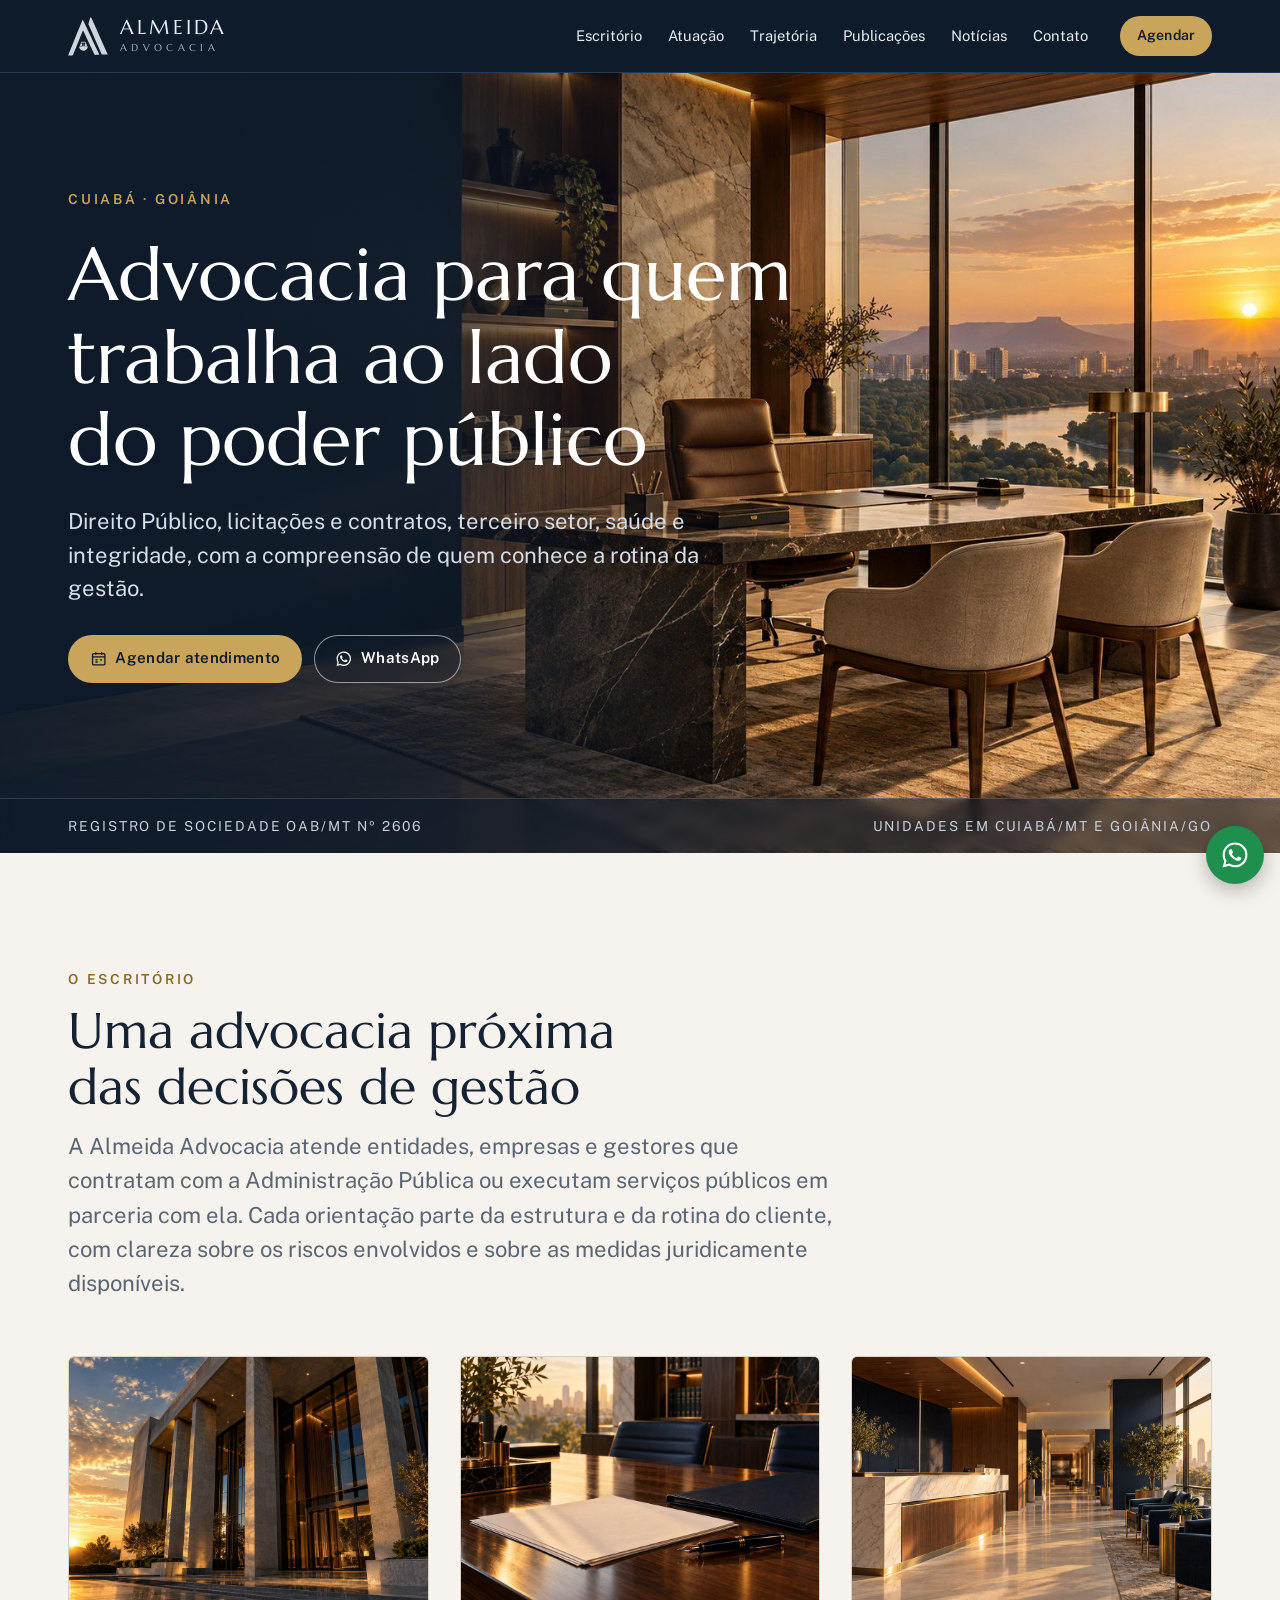
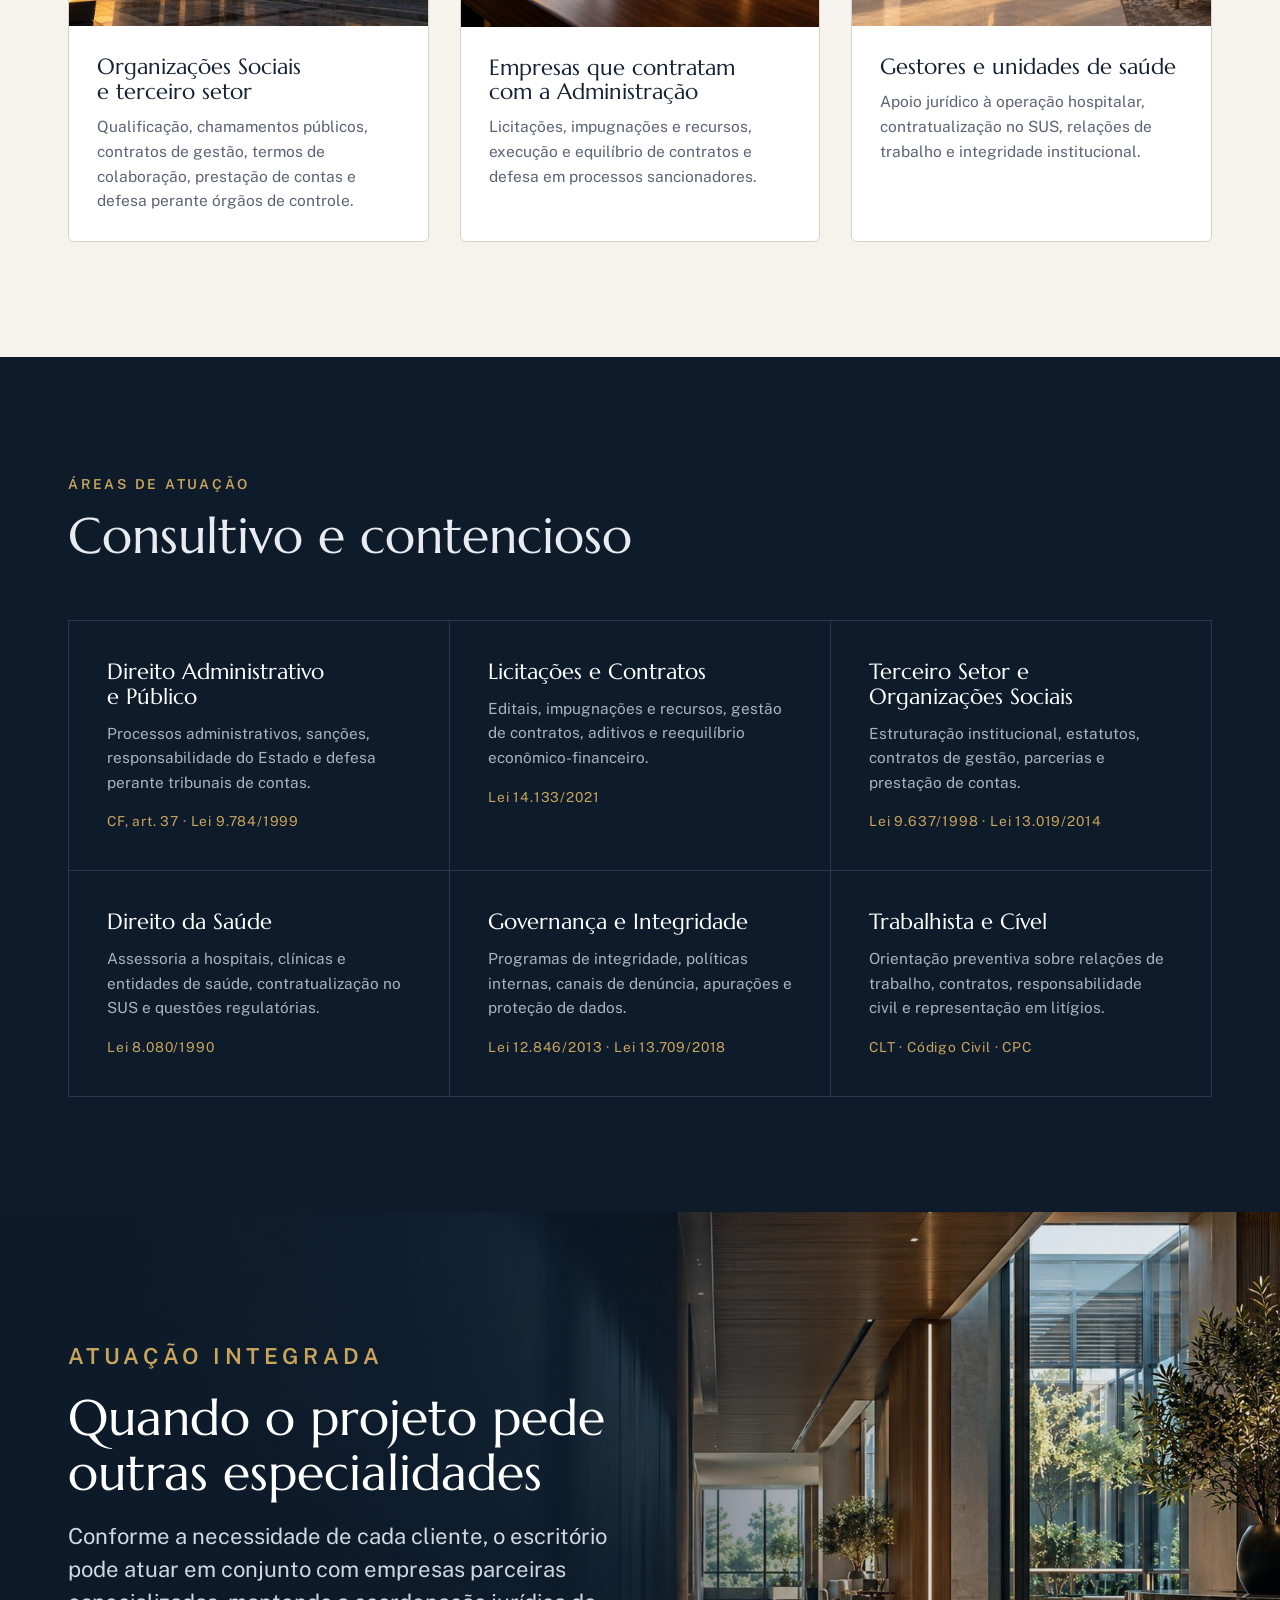
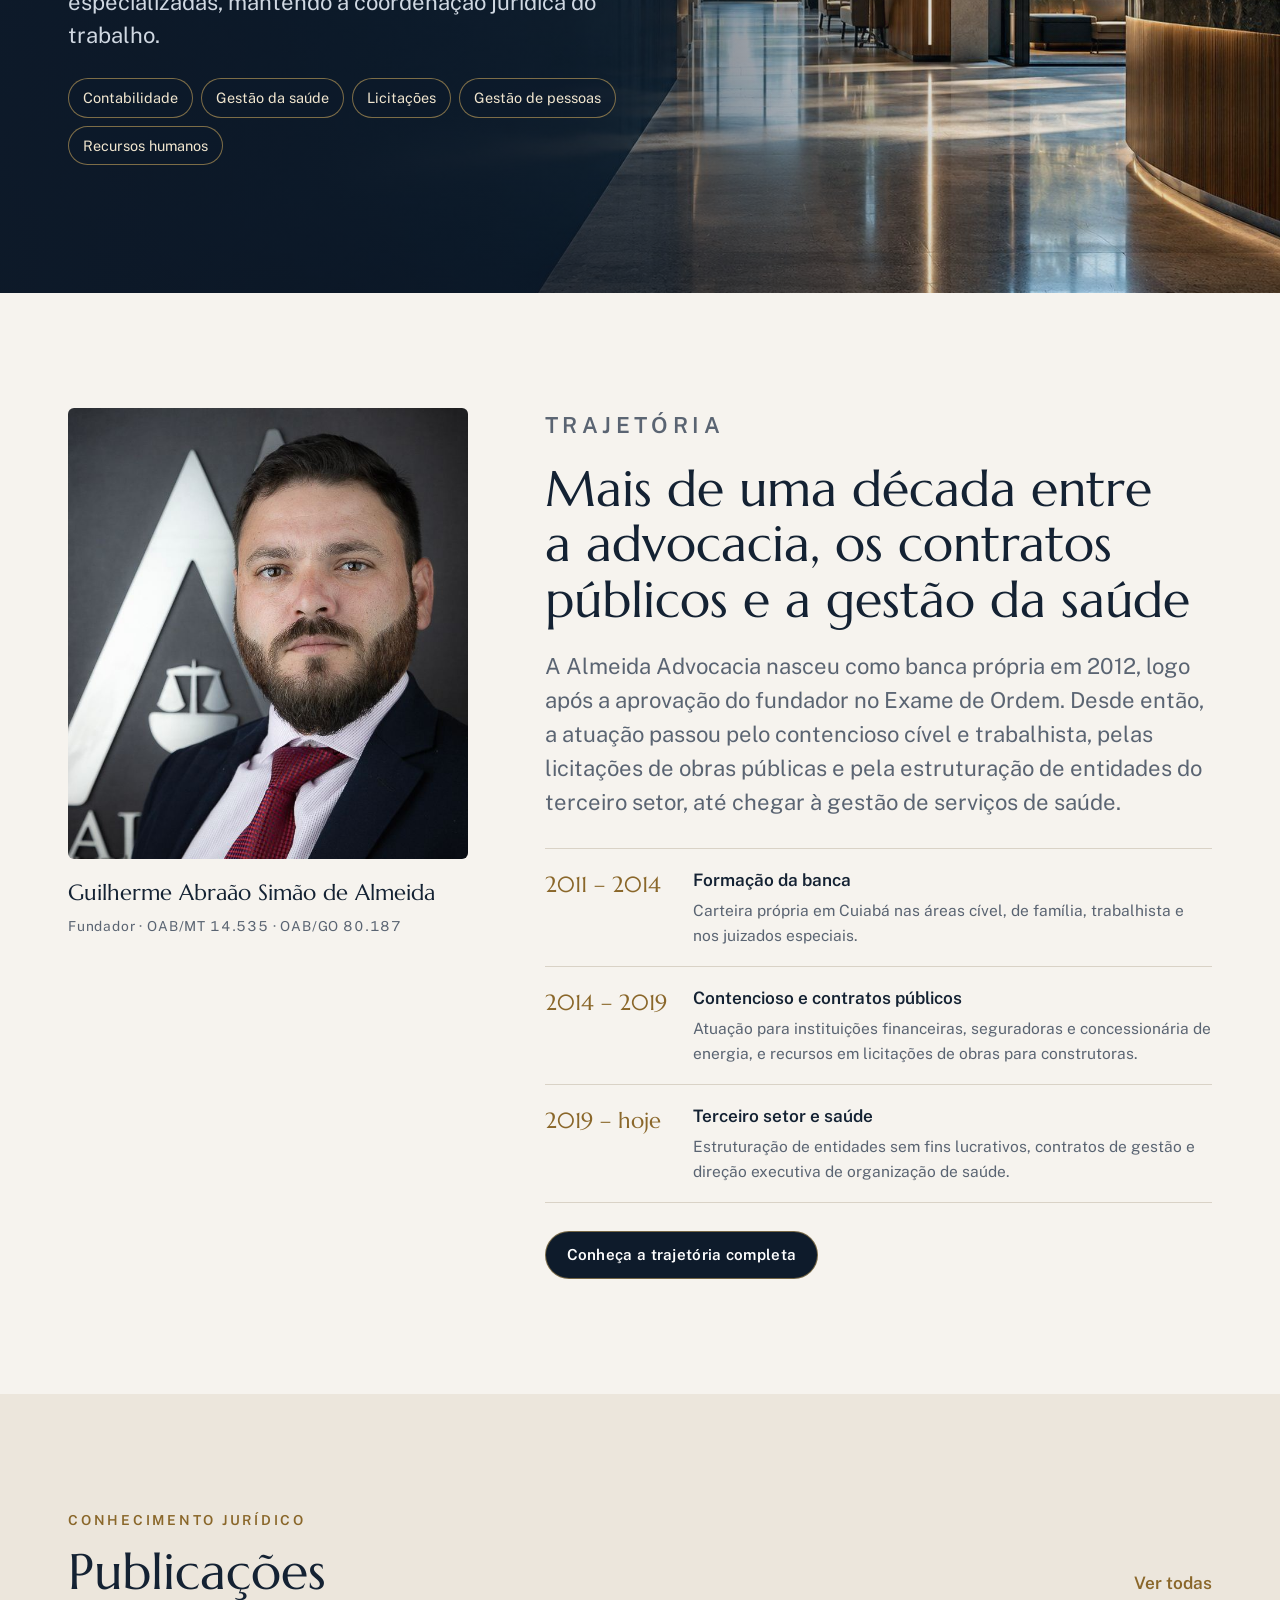
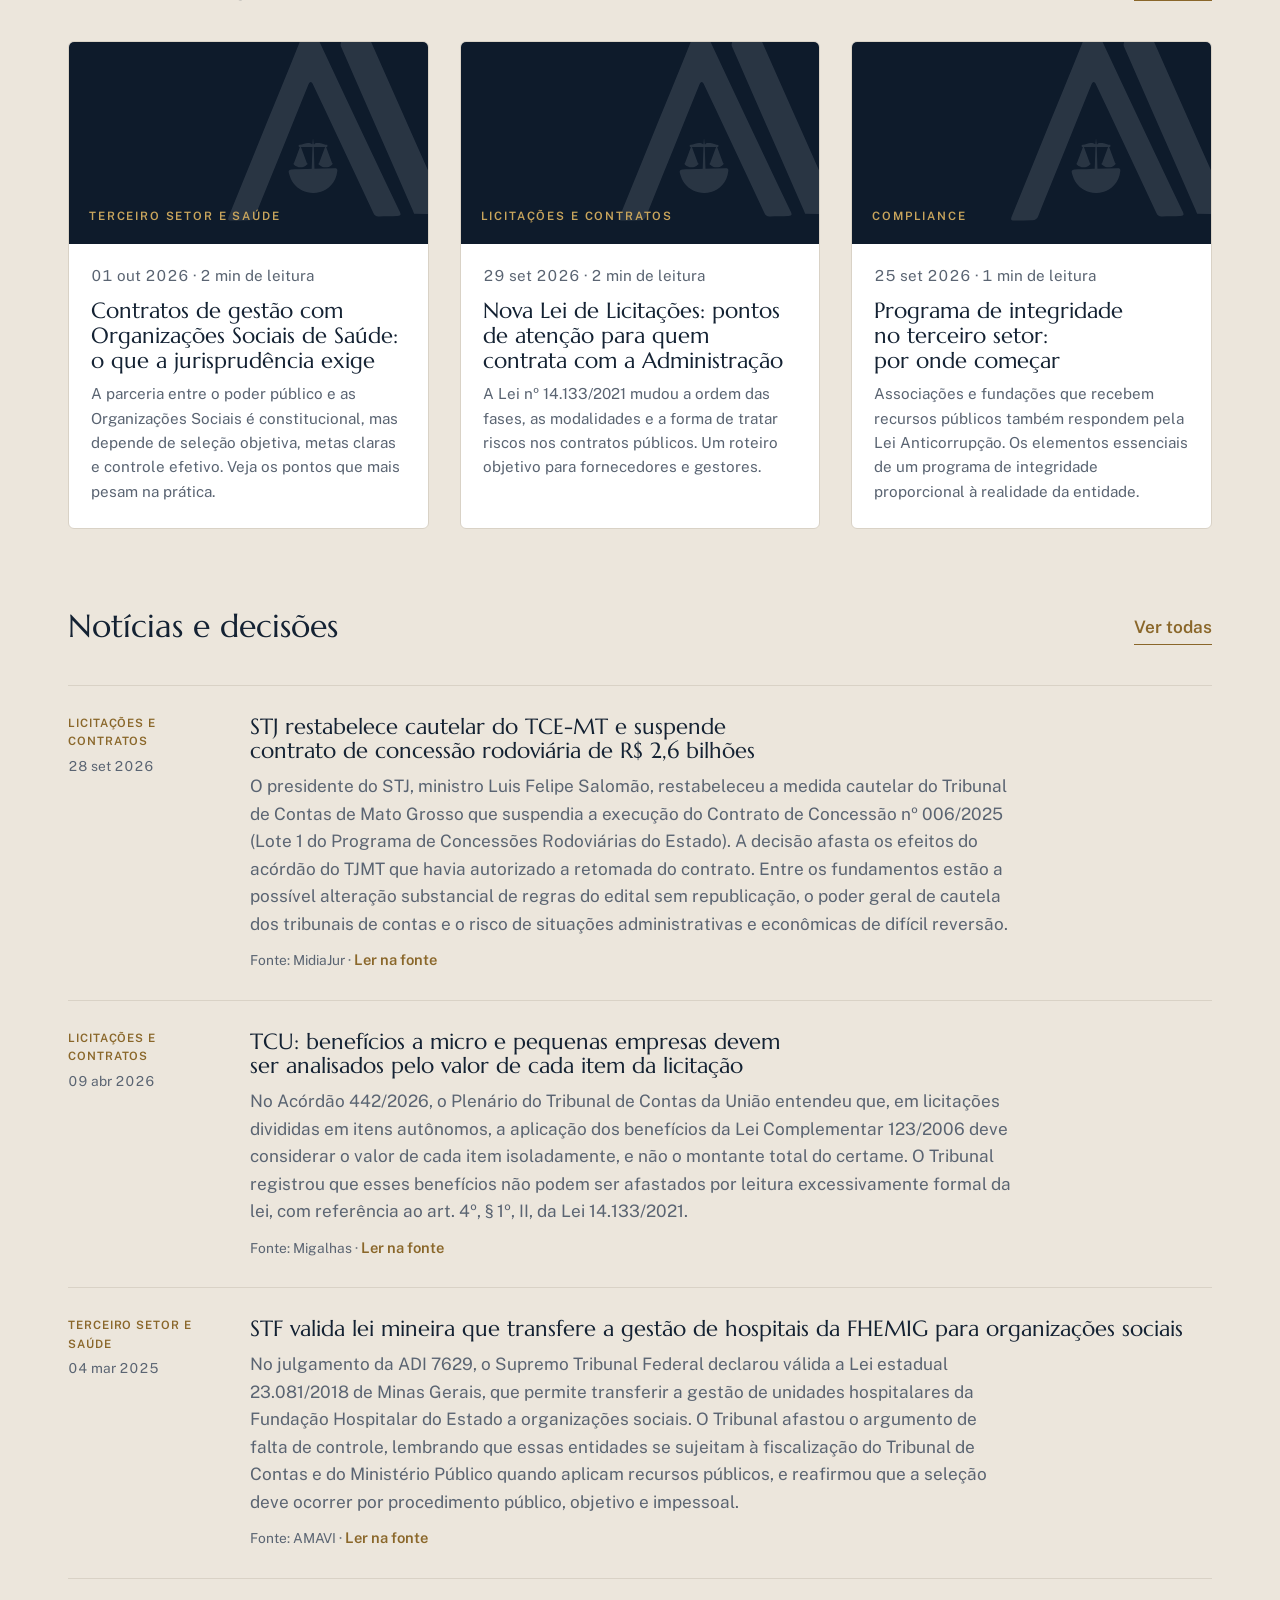
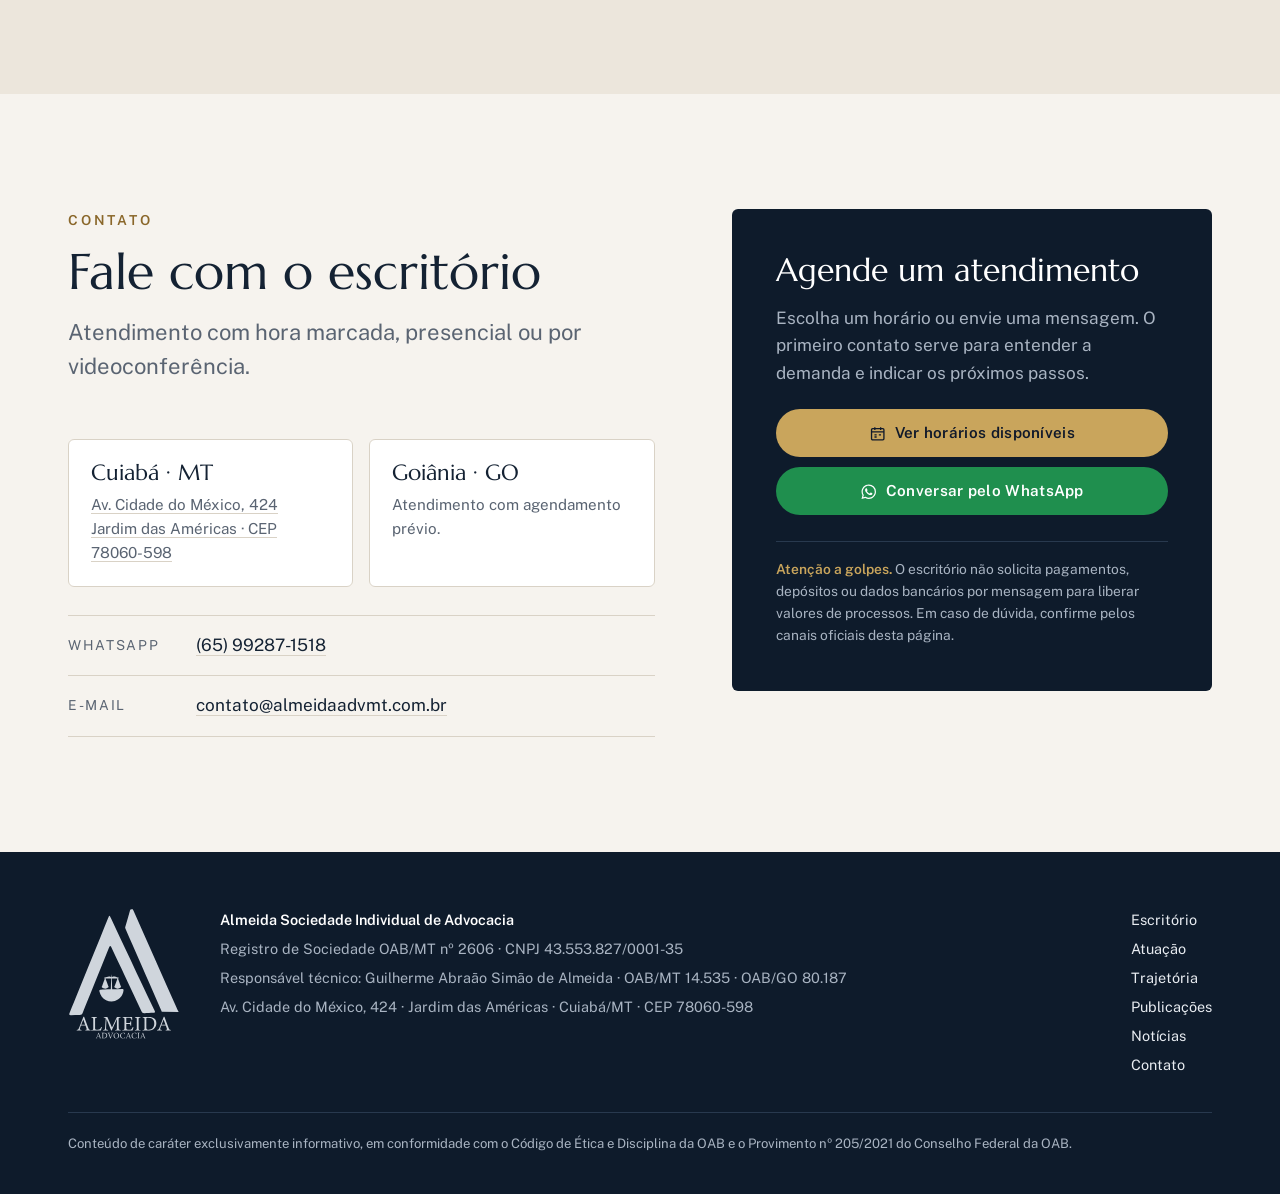
<file: index.html>
<!doctype html>
<html lang="pt-BR">
<head>
<meta charset="utf-8">
<meta name="viewport" content="width=device-width, initial-scale=1, viewport-fit=cover">
<title>Almeida Advocacia</title>
<meta name="description" content="Almeida Advocacia — Direito Público, Licitações e Contratos, Terceiro Setor, Saúde e Compliance. Unidades em Cuiabá/MT e Goiânia/GO.">
<meta name="theme-color" content="#0e1b2b">
<meta property="og:title" content="Almeida Advocacia">
<meta property="og:description" content="Direito Público, Licitações e Contratos, Terceiro Setor, Saúde e Compliance. Cuiabá/MT e Goiânia/GO.">
<meta property="og:image" content="https://almeidaadvmt.com.br/img/escritorio-luz-dourada.jpg">
<link rel="icon" href="img/marca.svg" type="image/svg+xml">
<link rel="preconnect" href="https://fonts.googleapis.com">
<link rel="preconnect" href="https://fonts.gstatic.com" crossorigin>
<link rel="stylesheet" href="https://fonts.googleapis.com/css2?family=Marcellus&family=Public+Sans:wght@400;500;600&display=swap">
<link rel="stylesheet" href="assets/style.css">
</head>
<body>
<a class="skip" href="#main">Pular para o conteúdo</a>

<header class="site-header" id="topo">
  <div class="wrap header-row">
    <a class="brand" href="#inicio" aria-label="Almeida Advocacia, página inicial">
      <svg aria-hidden="true" focusable="false" xmlns="http://www.w3.org/2000/svg" viewBox="130 190 368 358">

<path fill-rule="nonzero" fill="currentColor" fill-opacity="1" d="M 273.003906 459.277344 C 273.003906 459.265625 273.003906 459.253906 273.003906 459.238281 C 264.539062 459.472656 256.078125 459.699219 247.621094 459.949219 C 244.09375 460.050781 240.546875 459.984375 237.050781 460.367188 C 232.390625 460.878906 231.257812 462.328125 232.445312 466.503906 C 234.1875 472.613281 236.476562 478.640625 240.246094 483.753906 C 249.714844 496.609375 267.996094 502.5 283.890625 497.804688 C 297.351562 493.828125 310.351562 481.648438 312.414062 463.1875 C 312.871094 459.066406 311.359375 458.195312 307.902344 458.296875 C 296.269531 458.648438 284.636719 458.953125 273.003906 459.277344 M 396.554688 537.734375 C 401.507812 537.597656 406.46875 537.617188 411.410156 537.28125 C 417.589844 536.863281 418.175781 535.757812 415.710938 530.105469 C 415.148438 528.808594 414.414062 527.589844 413.804688 526.3125 C 398.921875 495.023438 384 463.753906 369.179688 432.4375 C 353.757812 399.839844 338.421875 367.207031 323.074219 334.574219 C 308.332031 303.226562 293.644531 271.847656 278.894531 240.5 C 275.132812 232.503906 271.253906 224.5625 267.347656 216.636719 C 266.945312 215.8125 265.996094 215.261719 265.300781 214.582031 C 264.679688 215.421875 263.914062 216.1875 263.476562 217.109375 C 262.570312 219.027344 261.832031 221.023438 261.035156 222.988281 C 252.683594 243.632812 244.382812 264.296875 235.972656 284.917969 C 222.625 317.65625 209.15625 350.347656 195.828125 383.09375 C 179.832031 422.382812 163.925781 461.710938 147.980469 501.023438 C 142.929688 513.472656 137.800781 525.890625 132.863281 538.382812 C 130.824219 543.554688 131.644531 544.886719 137.074219 544.863281 C 146.980469 544.8125 156.882812 544.171875 166.789062 544.222656 C 172.261719 544.25 175.089844 541.867188 176.9375 536.917969 C 180.644531 526.988281 184.746094 517.203125 188.730469 507.375 C 199.613281 480.507812 210.535156 453.652344 221.414062 426.785156 C 235.738281 391.390625 250.035156 355.988281 264.367188 320.597656 C 264.894531 319.296875 265.550781 318.019531 266.347656 316.871094 C 267.78125 314.820312 269.34375 315.480469 270.578125 317.078125 C 271.429688 318.183594 272.035156 319.496094 272.636719 320.769531 C 286.253906 349.527344 299.898438 378.273438 313.445312 407.0625 C 333.011719 448.640625 352.539062 490.242188 371.976562 531.882812 C 374.003906 536.230469 376.632812 538.644531 381.703125 538.214844 C 386.632812 537.796875 391.601562 537.875 396.554688 537.734375 "/>
<path fill-rule="nonzero" fill="currentColor" fill-opacity="1" d="M 439.558594 533.535156 C 437.902344 529.554688 436.207031 525.589844 434.476562 521.640625 C 422.195312 493.550781 409.914062 465.457031 397.605469 437.375 C 379.035156 395.007812 360.445312 352.648438 341.863281 310.285156 C 334.210938 292.832031 326.550781 275.382812 318.90625 257.925781 C 318.117188 256.125 317.503906 254.484375 318.15625 252.253906 C 323.601562 233.640625 328.84375 214.96875 334.164062 196.320312 C 334.339844 195.691406 334.691406 195.113281 334.96875 194.488281 C 335.46875 194.320312 335.914062 194.105469 336.386719 194.019531 C 343.234375 192.761719 343.242188 192.761719 346.039062 199.070312 C 370.832031 254.996094 395.609375 310.925781 420.421875 366.839844 C 442.945312 417.59375 465.515625 468.328125 488.039062 519.082031 C 490.394531 524.386719 492.683594 529.710938 495.660156 534.714844 "/>
<path fill-rule="nonzero" fill="currentColor" fill-opacity="1" d="M 270.519531 466.457031 C 270.101562 464.5625 270.089844 458.664062 270.1875 456.738281 C 270.335938 453.851562 270.382812 450.960938 270.480469 448.074219 C 270.660156 442.878906 270.84375 437.683594 271.019531 432.492188 C 271.117188 429.660156 271.207031 426.832031 271.3125 424 C 271.34375 423.195312 271.367188 423.191406 270.546875 423.191406 C 264.726562 423.1875 258.90625 423.1875 253.085938 423.1875 C 252.988281 423.1875 252.890625 423.195312 252.796875 423.191406 C 252.464844 423.175781 252.378906 423.332031 252.496094 423.628906 C 252.585938 423.863281 252.667969 424.101562 252.753906 424.335938 C 255.90625 432.871094 259.058594 441.402344 262.195312 449.941406 C 262.386719 450.464844 262.609375 450.796875 263.21875 450.703125 C 263.339844 450.6875 263.519531 450.648438 263.566406 450.828125 C 263.601562 450.976562 263.460938 451.066406 263.367188 451.160156 C 262.875 451.628906 262.378906 452.089844 261.890625 452.5625 C 258.085938 456.269531 253.535156 457.613281 248.367188 456.566406 C 244.785156 455.84375 241.773438 454.023438 239.5 451.089844 L 239.5 450.738281 C 240.273438 450.820312 240.582031 450.402344 240.835938 449.707031 C 243.925781 441.257812 247.050781 432.816406 250.167969 424.375 C 250.589844 423.234375 250.585938 423.214844 249.378906 423.195312 C 248.96875 423.1875 248.785156 423.046875 248.753906 422.628906 C 248.703125 421.914062 248.59375 421.203125 248.546875 420.488281 C 248.503906 419.863281 248.648438 419.742188 249.269531 419.734375 C 249.675781 419.730469 250.085938 419.714844 250.488281 419.667969 C 252.875 419.402344 255.132812 418.625 257.414062 417.921875 C 259.640625 417.238281 261.875 416.582031 264.234375 416.554688 C 266.421875 416.527344 268.492188 416.882812 270.171875 418.449219 C 270.855469 419.085938 270.957031 419.058594 271.230469 418.171875 C 271.292969 417.96875 271.34375 417.761719 271.382812 417.550781 C 271.621094 416.195312 271.707031 414.820312 271.84375 413.453125 C 271.972656 412.21875 271.949219 410.96875 272.21875 409.753906 L 272.453125 409.753906 C 272.496094 409.960938 272.5625 410.167969 272.578125 410.378906 C 272.710938 411.902344 272.8125 413.433594 272.960938 414.957031 C 273.074219 416.078125 273.125 417.207031 273.480469 418.285156 C 273.730469 419.054688 273.871094 419.097656 274.410156 418.523438 C 275.3125 417.570312 276.417969 417.019531 277.695312 416.789062 C 279.335938 416.496094 280.976562 416.535156 282.621094 416.761719 C 285.261719 417.125 287.796875 417.941406 290.363281 418.636719 C 292.097656 419.109375 293.824219 419.660156 295.644531 419.722656 C 296.035156 419.738281 296.140625 420 296.125 420.316406 C 296.09375 420.917969 296.058594 421.519531 295.976562 422.113281 C 295.808594 423.257812 296.03125 423.1875 294.761719 423.191406 C 294.664062 423.191406 294.566406 423.195312 294.46875 423.191406 C 294.15625 423.1875 294.039062 423.328125 294.148438 423.628906 C 294.234375 423.867188 294.316406 424.109375 294.402344 424.34375 C 296.558594 430.1875 298.714844 436.027344 300.871094 441.867188 C 301.878906 444.597656 302.894531 447.324219 303.890625 450.058594 C 304.046875 450.496094 304.261719 450.769531 304.769531 450.703125 C 304.898438 450.683594 305.039062 450.726562 305.171875 450.738281 L 305.171875 450.972656 C 304.40625 451.769531 303.585938 452.511719 302.765625 453.253906 C 299.996094 455.753906 296.710938 456.90625 293.023438 456.90625 C 288.878906 456.90625 285.386719 455.253906 282.359375 452.507812 C 281.929688 452.117188 281.566406 451.65625 281.253906 451.160156 C 281.136719 450.976562 281.003906 450.691406 281.378906 450.722656 C 282.089844 450.785156 282.242188 450.324219 282.433594 449.808594 C 285.601562 441.199219 288.78125 432.59375 291.957031 423.988281 C 292.246094 423.203125 292.238281 423.1875 291.394531 423.1875 L 274.453125 423.1875 C 273.492188 423.1875 273.476562 423.191406 273.511719 424.167969 C 273.65625 428.488281 273.816406 432.8125 273.964844 437.132812 C 274.167969 443.0625 274.398438 448.996094 274.550781 454.929688 C 274.609375 457.300781 274.984375 463.6875 274.328125 466.046875 "/>














</svg>
      <span class="brand-name">ALMEIDA<small>ADVOCACIA</small></span>
    </a>
    <nav class="nav" id="nav" aria-label="Principal">
      <a href="#escritorio" data-route="home">Escritório</a>
      <a href="#atuacao" data-route="home">Atuação</a>
      <a href="#perfil" data-route="perfil">Trajetória</a>
      <a href="#publicacoes" data-route="publicacoes">Publicações</a>
      <a href="#noticias" data-route="noticias">Notícias</a>
      <a href="#contato" data-route="home">Contato</a>
    </nav>
    <div class="header-cta">
      <a class="btn btn-gold js-agenda" href="#contato" target="_blank" rel="noopener">Agendar</a>
    </div>
    <button class="menu-btn" id="menu-btn" aria-expanded="false" aria-controls="nav" aria-label="Abrir menu">
      <svg viewBox="0 0 24 24" fill="none" stroke="currentColor" stroke-width="1.6" aria-hidden="true"><path d="M4 7h16M4 12h16M4 17h16"/></svg>
    </button>
  </div>
</header>

<main id="main">
  <div id="view-home" class="view">

    <section class="hero" id="inicio" aria-labelledby="hero-title">
      <picture class="hero-bg">
        <source media="(max-width: 760px)" srcset="img/escritorio-luz-dourada-m.jpg">
        <img src="img/escritorio-luz-dourada.jpg" width="1672" height="941" alt="" fetchpriority="high">
      </picture>
      <div class="wrap hero-inner">
        <p class="eyebrow">Cuiabá · Goiânia</p>
        <h1 id="hero-title">Advocacia para quem trabalha ao lado do poder público</h1>
        <p class="hero-lede">Direito Público, licitações e contratos, terceiro setor, saúde e integridade, com a compreensão de quem conhece a rotina da gestão.</p>
        <div class="hero-actions">
          <a class="btn btn-gold js-agenda" href="#contato" target="_blank" rel="noopener"><svg viewBox="0 0 24 24" fill="none" stroke="currentColor" stroke-width="1.8" aria-hidden="true"><rect x="3.5" y="5" width="17" height="15.5" rx="1.5"/><path d="M3.5 9.5h17M8 3v4M16 3v4M7.5 13.5h3M7.5 16.5h3M13.5 13.5h3"/></svg>Agendar atendimento</a>
          <a class="btn btn-ghost js-whats" href="#contato" target="_blank" rel="noopener"><svg viewBox="0 0 24 24" fill="currentColor" aria-hidden="true"><path d="M12.04 2C6.58 2 2.13 6.45 2.13 11.91c0 1.75.46 3.45 1.32 4.95L2.05 22l5.25-1.38a9.9 9.9 0 0 0 4.74 1.21h.01c5.46 0 9.91-4.45 9.91-9.91A9.85 9.85 0 0 0 12.04 2zm0 18.15h-.01a8.23 8.23 0 0 1-4.19-1.15l-.3-.18-3.12.82.83-3.04-.2-.31a8.2 8.2 0 0 1-1.26-4.38c0-4.54 3.7-8.23 8.25-8.23a8.2 8.2 0 0 1 8.23 8.24c0 4.54-3.7 8.23-8.23 8.23zm4.52-6.16c-.25-.12-1.47-.72-1.69-.81-.23-.08-.39-.12-.56.12-.17.25-.64.81-.78.97-.14.17-.29.19-.54.06-.25-.12-1.05-.39-1.99-1.23-.74-.66-1.23-1.47-1.38-1.72-.14-.25-.02-.38.11-.51.11-.11.25-.29.37-.43.13-.15.17-.25.25-.42.08-.17.04-.31-.02-.43-.06-.12-.56-1.34-.76-1.84-.2-.48-.41-.42-.56-.43h-.48c-.17 0-.43.06-.66.31-.23.25-.86.85-.86 2.07 0 1.22.89 2.4 1.01 2.56.12.17 1.75 2.67 4.23 3.74.59.26 1.05.41 1.41.52.59.19 1.13.16 1.56.1.48-.07 1.47-.6 1.67-1.18.21-.58.21-1.07.14-1.18-.06-.1-.23-.16-.48-.29z"/></svg>WhatsApp</a>
        </div>
      </div>
      <div class="hero-foot">
        <div class="wrap hero-foot-row">
          <span>Registro de Sociedade OAB/MT nº 2606</span>
          <span>Unidades em Cuiabá/MT e Goiânia/GO</span>
        </div>
      </div>
    </section>

    <section class="section" id="escritorio" aria-labelledby="publico-title">
      <div class="wrap">
        <div class="intro">
          <p class="eyebrow">O escritório</p>
          <h2 id="publico-title">Uma advocacia próxima das decisões de gestão</h2>
          <p>A Almeida Advocacia atende entidades, empresas e gestores que contratam com a Administração Pública ou executam serviços públicos em parceria com ela. Cada orientação parte da estrutura e da rotina do cliente, com clareza sobre os riscos envolvidos e sobre as medidas juridicamente disponíveis.</p>
        </div>
        <div class="cards">
          <article class="card">
            <img src="img/publico-terceiro-setor.jpg" width="1000" height="750" alt="" loading="lazy">
            <div class="card-body">
              <h3>Organizações Sociais e terceiro setor</h3>
              <p>Qualificação, chamamentos públicos, contratos de gestão, termos de colaboração, prestação de contas e defesa perante órgãos de controle.</p>
            </div>
          </article>
          <article class="card">
            <img src="img/publico-empresas.jpg" width="1000" height="750" alt="" loading="lazy">
            <div class="card-body">
              <h3>Empresas que contratam com a Administração</h3>
              <p>Licitações, impugnações e recursos, execução e equilíbrio de contratos e defesa em processos sancionadores.</p>
            </div>
          </article>
          <article class="card">
            <img src="img/publico-saude.jpg" width="1000" height="750" alt="" loading="lazy">
            <div class="card-body">
              <h3>Gestores e unidades de saúde</h3>
              <p>Apoio jurídico à operação hospitalar, contratualização no SUS, relações de trabalho e integridade institucional.</p>
            </div>
          </article>
        </div>
      </div>
    </section>

    <section class="section navy" id="atuacao" aria-labelledby="areas-title">
      <div class="wrap">
        <div class="intro">
          <p class="eyebrow">Áreas de atuação</p>
          <h2 id="areas-title">Consultivo e contencioso</h2>
        </div>
        <div class="areas">
          <article class="area"><h3>Direito Administrativo e Público</h3><p>Processos administrativos, sanções, responsabilidade do Estado e defesa perante tribunais de contas.</p><p class="basis">CF, art. 37 · Lei 9.784/1999</p></article>
          <article class="area"><h3>Licitações e Contratos</h3><p>Editais, impugnações e recursos, gestão de contratos, aditivos e reequilíbrio econômico-financeiro.</p><p class="basis">Lei 14.133/2021</p></article>
          <article class="area"><h3>Terceiro Setor e Organizações Sociais</h3><p>Estruturação institucional, estatutos, contratos de gestão, parcerias e prestação de contas.</p><p class="basis">Lei 9.637/1998 · Lei 13.019/2014</p></article>
          <article class="area"><h3>Direito da Saúde</h3><p>Assessoria a hospitais, clínicas e entidades de saúde, contratualização no SUS e questões regulatórias.</p><p class="basis">Lei 8.080/1990</p></article>
          <article class="area"><h3>Governança e Integridade</h3><p>Programas de integridade, políticas internas, canais de denúncia, apurações e proteção de dados.</p><p class="basis">Lei 12.846/2013 · Lei 13.709/2018</p></article>
          <article class="area"><h3>Trabalhista e Cível</h3><p>Orientação preventiva sobre relações de trabalho, contratos, responsabilidade civil e representação em litígios.</p><p class="basis">CLT · Código Civil · CPC</p></article>
        </div>
      </div>
    </section>

    <section class="band" aria-labelledby="integrada-title">
      <picture class="band-bg">
        <source media="(max-width: 760px)" srcset="img/corredor-luz-serena-m.jpg">
        <img src="img/corredor-luz-serena.jpg" width="1672" height="941" alt="" loading="lazy">
      </picture>
      <div class="wrap band-inner">
        <p class="eyebrow">Atuação integrada</p>
        <h2 id="integrada-title">Quando o projeto pede outras especialidades</h2>
        <p>Conforme a necessidade de cada cliente, o escritório pode atuar em conjunto com empresas parceiras especializadas, mantendo a coordenação jurídica do trabalho.</p>
        <ul class="tags">
          <li>Contabilidade</li><li>Gestão da saúde</li><li>Licitações</li><li>Gestão de pessoas</li><li>Recursos humanos</li>
        </ul>
      </div>
    </section>

    <section class="section" id="trajetoria" aria-labelledby="traj-title">
      <div class="wrap bio">
        <figure class="bio-photo">
          <img src="img/guilherme-almeida-retrato.jpg" width="683" height="771" alt="Retrato de Guilherme Abraão Simão de Almeida" loading="lazy">
          <figcaption>
            <strong>Guilherme Abraão Simão de Almeida</strong>
            <span>Fundador · OAB/MT 14.535 · OAB/GO 80.187</span>
          </figcaption>
        </figure>
        <div class="bio-text">
          <p class="eyebrow">Trajetória</p>
          <h2 id="traj-title">Mais de uma década entre a advocacia, os contratos públicos e a gestão da saúde</h2>
          <p>A Almeida Advocacia nasceu como banca própria em 2012, logo após a aprovação do fundador no Exame de Ordem. Desde então, a atuação passou pelo contencioso cível e trabalhista, pelas licitações de obras públicas e pela estruturação de entidades do terceiro setor, até chegar à gestão de serviços de saúde.</p>
          <ol class="eras">
            <li><span class="era-years">2011 – 2014</span><b>Formação da banca</b><p>Carteira própria em Cuiabá nas áreas cível, de família, trabalhista e nos juizados especiais.</p></li>
            <li><span class="era-years">2014 – 2019</span><b>Contencioso e contratos públicos</b><p>Atuação para instituições financeiras, seguradoras e concessionária de energia, e recursos em licitações de obras para construtoras.</p></li>
            <li><span class="era-years">2019 – hoje</span><b>Terceiro setor e saúde</b><p>Estruturação de entidades sem fins lucrativos, contratos de gestão e direção executiva de organização de saúde.</p></li>
          </ol>
          <a class="btn btn-navy" href="#perfil">Conheça a trajetória completa</a>
        </div>
      </div>
    </section>

    <section class="section stone" aria-labelledby="pubs-title">
      <div class="wrap">
        <div class="head-row">
          <div class="intro">
            <p class="eyebrow">Conhecimento jurídico</p>
            <h2 id="pubs-title">Publicações</h2>
          </div>
          <a class="more" href="#publicacoes">Ver todas</a>
        </div>
        <div class="pub-grid" id="home-pubs"><p class="loading">Carregando publicações…</p></div>
        <div class="head-row news-head">
          <h3 class="subhead" id="news-title">Notícias e decisões</h3>
          <a class="more" href="#noticias">Ver todas</a>
        </div>
        <div class="list" id="home-news"><p class="loading">Carregando notícias…</p></div>
      </div>
    </section>

    <section class="section" id="contato" aria-labelledby="contato-title">
      <div class="wrap contact">
        <div class="contact-main">
          <div class="intro">
            <p class="eyebrow">Contato</p>
            <h2 id="contato-title">Fale com o escritório</h2>
            <p>Atendimento com hora marcada, presencial ou por videoconferência.</p>
          </div>
          <div class="units">
            <div class="unit">
              <h3>Cuiabá · MT</h3>
              <p><a class="js-map" href="#contato" target="_blank" rel="noopener">Av. Cidade do México, 424<br>Jardim das Américas · CEP 78060-598</a></p>
            </div>
            <div class="unit">
              <h3>Goiânia · GO</h3>
              <p>Atendimento com agendamento prévio.</p>
            </div>
          </div>
          <ul class="contact-list">
            <li><span>WhatsApp</span><div><a class="js-whats" href="#contato" target="_blank" rel="noopener">(65) 99287-1518</a></div></li>
            <li><span>E-mail</span><div><a href="mailto:contato@almeidaadvmt.com.br">contato@almeidaadvmt.com.br</a></div></li>
          </ul>
        </div>
        <aside class="contact-card">
          <h3>Agende um atendimento</h3>
          <p>Escolha um horário ou envie uma mensagem. O primeiro contato serve para entender a demanda e indicar os próximos passos.</p>
          <div class="actions">
            <a class="btn btn-gold js-agenda" href="#contato" target="_blank" rel="noopener"><svg viewBox="0 0 24 24" fill="none" stroke="currentColor" stroke-width="1.8" aria-hidden="true"><rect x="3.5" y="5" width="17" height="15.5" rx="1.5"/><path d="M3.5 9.5h17M8 3v4M16 3v4M7.5 13.5h3M7.5 16.5h3M13.5 13.5h3"/></svg>Ver horários disponíveis</a>
            <a class="btn btn-whats js-whats" href="#contato" target="_blank" rel="noopener"><svg viewBox="0 0 24 24" fill="currentColor" aria-hidden="true"><path d="M12.04 2C6.58 2 2.13 6.45 2.13 11.91c0 1.75.46 3.45 1.32 4.95L2.05 22l5.25-1.38a9.9 9.9 0 0 0 4.74 1.21h.01c5.46 0 9.91-4.45 9.91-9.91A9.85 9.85 0 0 0 12.04 2zm0 18.15h-.01a8.23 8.23 0 0 1-4.19-1.15l-.3-.18-3.12.82.83-3.04-.2-.31a8.2 8.2 0 0 1-1.26-4.38c0-4.54 3.7-8.23 8.25-8.23a8.2 8.2 0 0 1 8.23 8.24c0 4.54-3.7 8.23-8.23 8.23zm4.52-6.16c-.25-.12-1.47-.72-1.69-.81-.23-.08-.39-.12-.56.12-.17.25-.64.81-.78.97-.14.17-.29.19-.54.06-.25-.12-1.05-.39-1.99-1.23-.74-.66-1.23-1.47-1.38-1.72-.14-.25-.02-.38.11-.51.11-.11.25-.29.37-.43.13-.15.17-.25.25-.42.08-.17.04-.31-.02-.43-.06-.12-.56-1.34-.76-1.84-.2-.48-.41-.42-.56-.43h-.48c-.17 0-.43.06-.66.31-.23.25-.86.85-.86 2.07 0 1.22.89 2.4 1.01 2.56.12.17 1.75 2.67 4.23 3.74.59.26 1.05.41 1.41.52.59.19 1.13.16 1.56.1.48-.07 1.47-.6 1.67-1.18.21-.58.21-1.07.14-1.18-.06-.1-.23-.16-.48-.29z"/></svg>Conversar pelo WhatsApp</a>
          </div>
          <p class="alert"><b>Atenção a golpes.</b> O escritório não solicita pagamentos, depósitos ou dados bancários por mensagem para liberar valores de processos. Em caso de dúvida, confirme pelos canais oficiais desta página.</p>
        </aside>
      </div>
    </section>
  </div>

  <div id="view-publicacoes" class="view" hidden>
    <section class="section page-top" aria-labelledby="pubs-page-title">
      <div class="wrap">
        <div class="intro">
          <p class="eyebrow">Conhecimento jurídico</p>
          <h1 id="pubs-page-title">Publicações</h1>
          <p>Textos informativos sobre Direito Público, Terceiro Setor, Saúde e Integridade. Não substituem a análise do caso concreto.</p>
        </div>
        <div class="filters" id="pub-filters" role="group" aria-label="Filtrar por área"></div>
        <div class="pub-grid" id="all-pubs"><p class="loading">Carregando publicações…</p></div>
      </div>
    </section>
  </div>

  <div id="view-noticias" class="view" hidden>
    <section class="section page-top" aria-labelledby="news-page-title">
      <div class="wrap">
        <div class="intro">
          <p class="eyebrow">Conhecimento jurídico</p>
          <h1 id="news-page-title">Notícias e decisões</h1>
          <p>Resumos de decisões e notícias jurídicas relevantes, sempre com link para a fonte original.</p>
        </div>
        <div class="list" id="all-news"><p class="loading">Carregando notícias…</p></div>
      </div>
    </section>
  </div>

  <div id="view-artigo" class="view" hidden>
    <section class="section page-top">
      <div class="wrap"><article class="article" id="article"></article></div>
    </section>
  </div>
  <div id="view-perfil" class="view" hidden>
    <section class="profile-hero" aria-labelledby="perfil-title">
      <div class="wrap profile-grid">
        <figure class="profile-photo">
          <img src="img/guilherme-almeida-retrato.jpg" width="683" height="771" alt="Retrato de Guilherme Abraão Simão de Almeida">
        </figure>
        <div class="profile-head">
          <a class="back on-dark" href="#inicio">← Início</a>
          <p class="eyebrow">Fundador · Advogado responsável</p>
          <h1 id="perfil-title">Guilherme Abraão Simão de Almeida</h1>
          <p class="profile-lede">Advogado desde 2011, com atuação em Direito Público, contratos administrativos, terceiro setor, saúde e contencioso cível e trabalhista.</p>
          <dl class="profile-facts">
            <div><dt>Inscrições</dt><dd>OAB/MT 14.535 · OAB/GO 80.187</dd></div>
            <div><dt>Sociedade</dt><dd>Registro OAB/MT nº 2606</dd></div>
            <div><dt>Formação</dt><dd>Pós-graduação em Gestão Hospitalar; Direito do Trabalho e Processo do Trabalho; Direito Civil e Processo Civil</dd></div>
          </dl>
        </div>
      </div>
    </section>

    <section class="section" aria-labelledby="historia-title">
      <div class="wrap story">
        <div class="story-intro">
          <p class="eyebrow">A história</p>
          <h2 id="historia-title">Uma advocacia construída processo a processo</h2>
          <p>A Almeida Advocacia começou em 2012 como banca própria, em Cuiabá, e só em 2021 foi formalizada como sociedade. Nesse intervalo, a prática diária no fórum, nos tribunais e nas comissões de licitação formou a base técnica que hoje sustenta o atendimento a empresas, entidades e gestores.</p>
        </div>

        <div class="era">
          <div class="era-head"><span class="era-years">2011 – 2014</span><h3>Formação da banca</h3></div>
          <ol class="steps">
            <li><span class="year">2011</span><div><b>Exame de Ordem e inscrição na OAB/MT</b><p>Aprovação no Exame de Ordem 2010.2, com resultado publicado em janeiro de 2011, e início da advocacia em Cuiabá.</p></div></li>
            <li><span class="year">2012</span><div><b>Nasce a Almeida Advocacia</b><p>Abertura da banca própria, com carteira formada por demandas cíveis, de família, trabalhistas e dos juizados especiais. Nos primeiros anos, o trabalho também se desenvolveu em parceria com escritório de advocacia de Cuiabá.</p></div></li>
            <li><span class="year">2013 – 2014</span><div><b>Crescimento da carteira</b><p>Ampliação gradual da carteira própria, com processos na Justiça Estadual e na Justiça do Trabalho e acompanhamento de recursos nos tribunais.</p></div></li>
          </ol>
        </div>

        <div class="era">
          <div class="era-head"><span class="era-years">2014 – 2019</span><h3>Contencioso e contratos públicos</h3></div>
          <ol class="steps">
            <li><span class="year">2014</span><div><b>Contencioso empresarial</b><p>Atuação em demandas de instituições financeiras, seguradoras e concessionária de energia, inclusive em parceria com escritórios de outros estados, com processos em Mato Grosso, São Paulo, Paraná, Santa Catarina, Rio Grande do Sul, Rio de Janeiro e na Justiça Federal.</p></div></li>
            <li><span class="year">2015</span><div><b>Licitações de obras públicas</b><p>Assessoria a construtoras em tomadas de preços e concorrências de municípios de Mato Grosso: análise de editais, recursos contra inabilitação, contrarrazões e acompanhamento de contratos de obras.</p></div></li>
            <li><span class="year">2017 – 2018</span><div><b>Contratos e relações de trabalho</b><p>Orientação a empresas em contratos, convenções coletivas e programas de saúde e segurança do trabalho, ao lado da defesa em reclamações trabalhistas.</p></div></li>
            <li><span class="year">2019</span><div><b>Primeiros passos no terceiro setor</b><p>Estruturação de associação civil sem fins lucrativos, com elaboração de estatuto, governança e registro.</p></div></li>
          </ol>
        </div>

        <div class="era">
          <div class="era-head"><span class="era-years">2020 – hoje</span><h3>Terceiro setor e saúde</h3></div>
          <ol class="steps">
            <li><span class="year">2020</span><div><b>Organização de saúde</b><p>Participação na fundação de uma organização do terceiro setor voltada à saúde, com funções de fiscalização e governança.</p></div></li>
            <li><span class="year">2021</span><div><b>Sociedade de advogados</b><p>A banca é instituída como Almeida Sociedade Individual de Advocacia, com registro na OAB/MT sob o nº 2606.</p></div></li>
            <li><span class="year">2022 – 2023</span><div><b>Contratos de gestão</b><p>Atuação em chamamentos públicos, contratos de gestão e termos de colaboração na área da saúde em Mato Grosso e Goiás.</p></div></li>
            <li><span class="year">2024</span><div><b>Direção executiva e Gestão Hospitalar</b><p>Assunção da direção executiva na organização de saúde e conclusão da pós-graduação em Gestão Hospitalar.</p></div></li>
            <li><span class="year">Hoje</span><div><b>Cuiabá e Goiânia</b><p>Inscrição também na OAB/GO e atendimento a empresas, entidades e gestores a partir das unidades em Mato Grosso e Goiás.</p></div></li>
          </ol>
        </div>
      </div>
    </section>

    <section class="section stone" aria-labelledby="exp-title">
      <div class="wrap">
        <div class="intro">
          <p class="eyebrow">Experiência</p>
          <h2 id="exp-title">Onde essa trajetória se aplica</h2>
        </div>
        <div class="exp-grid">
          <article><h3>Licitações e contratos</h3><p>Editais, habilitação, recursos e contrarrazões, execução e equilíbrio de contratos de obras e serviços.</p></article>
          <article><h3>Terceiro setor</h3><p>Constituição de associações, estatutos, governança, chamamentos públicos e contratos de gestão.</p></article>
          <article><h3>Saúde</h3><p>Operação de unidades públicas de saúde, metas contratuais, prestação de contas e relação com órgãos de controle.</p></article>
          <article><h3>Contencioso cível</h3><p>Demandas empresariais, contratos, responsabilidade civil e recursos nos tribunais estaduais e superiores.</p></article>
          <article><h3>Trabalhista</h3><p>Defesa de empresas e entidades, rotinas de pessoal, convenções coletivas e saúde e segurança do trabalho.</p></article>
          <article><h3>Governança</h3><p>Conselhos, regimentos, políticas internas, integridade e apurações.</p></article>
        </div>
        <div class="profile-cta">
          <a class="btn btn-gold js-agenda" href="#contato" target="_blank" rel="noopener"><svg viewBox="0 0 24 24" fill="none" stroke="currentColor" stroke-width="1.8" aria-hidden="true"><rect x="3.5" y="5" width="17" height="15.5" rx="1.5"/><path d="M3.5 9.5h17M8 3v4M16 3v4M7.5 13.5h3M7.5 16.5h3M13.5 13.5h3"/></svg>Agendar atendimento</a>
          <a class="btn btn-navy" href="#contato">Ver contatos</a>
        </div>
      </div>
    </section>
  </div>
</main>

<footer class="site-footer">
  <div class="wrap">
    <div class="footer-grid">
      <div class="footer-logo"><svg role="img" aria-label="Logotipo Almeida Advocacia" xmlns="http://www.w3.org/2000/svg" xmlns:xlink="http://www.w3.org/1999/xlink" viewBox="128 189 372 438">
<defs>
<g>
<g id="lg-0">
<path d="M 43.734375 0 L 43.734375 -1.953125 C 38.796875 -2.5 38.171875 -3.0625 35.953125 -9.109375 C 31.5625 -21.140625 26.765625 -34.28125 22.390625 -46.171875 L 20.15625 -45.75 L 5.765625 -9.25 C 3.34375 -2.984375 2.21875 -2.5 -2.15625 -1.953125 L -2.15625 0 L 13.90625 0 L 13.90625 -1.953125 C 8.203125 -2.640625 7.234375 -3.203125 8.765625 -7.71875 C 9.734375 -10.5625 10.78125 -13.28125 11.890625 -16.40625 L 26.90625 -16.40625 C 28.375 -12.03125 29.765625 -8.546875 30.65625 -5.84375 C 31.640625 -3.203125 31.078125 -2.5 26.5625 -1.953125 L 26.5625 0 Z M 25.9375 -19.265625 L 12.9375 -19.265625 C 15.015625 -24.75 17.375 -31.078125 19.609375 -37.0625 Z M 25.9375 -19.265625 "/>
</g>
<g id="lg-1">
<path d="M 35.875 -12.09375 C 34.828125 -9.53125 33.375 -6.75 31.640625 -4.9375 C 30.03125 -3.203125 29 -2.78125 25.453125 -2.78125 C 25.03125 -2.78125 20.03125 -2.84375 19.953125 -2.84375 C 15.984375 -2.921875 15.4375 -3.890625 15.4375 -8.140625 L 15.4375 -36.4375 C 15.4375 -42.40625 16.203125 -42.6875 21.765625 -43.25 L 21.765625 -45.1875 L 3.125 -45.1875 L 3.125 -43.25 C 8.6875 -42.6875 9.390625 -42.34375 9.390625 -36.4375 L 9.390625 -8.828125 C 9.390625 -2.921875 8.828125 -2.578125 2.5 -1.953125 L 2.5 0 L 34.828125 0 C 35.53125 -2.15625 37.609375 -9.390625 38.03125 -11.546875 Z M 35.875 -12.09375 "/>
</g>
<g id="lg-2">
<path d="M 60.359375 0 L 60.359375 -1.953125 C 54.234375 -2.578125 54.03125 -2.921875 53.75 -10.359375 L 53.46875 -37.0625 C 53.328125 -41.921875 54.09375 -42.546875 60.078125 -43.25 L 60.078125 -45.1875 L 47.90625 -45.1875 L 31.421875 -9.9375 L 16.0625 -45.1875 L 3.96875 -45.1875 L 3.96875 -43.25 C 10.078125 -42.6875 10.78125 -41.515625 10.5 -37.890625 C 8.6875 -12.515625 8.625 -10.015625 8.203125 -6.953125 C 7.640625 -3.203125 5.984375 -2.359375 1.953125 -1.953125 L 1.953125 0 L 18.421875 0 L 18.421875 -1.953125 C 13.703125 -2.4375 11.953125 -2.984375 11.890625 -6.890625 C 11.890625 -8.203125 11.953125 -13.703125 13.140625 -38.03125 C 18.421875 -25.453125 26.28125 -6.328125 28.640625 0 L 30.453125 0 C 32.890625 -6.125 42.0625 -26 47.765625 -38.734375 L 47.703125 -10.359375 C 47.765625 -2.921875 47.5625 -2.5 41.859375 -1.953125 L 41.859375 0 Z M 60.359375 0 "/>
</g>
<g id="lg-3">
<path d="M 37.125 -11.609375 C 36.15625 -9.53125 34.703125 -6.671875 33.375 -5.21875 C 31.84375 -3.40625 31.15625 -2.78125 26.90625 -2.78125 L 20.4375 -2.78125 C 16.96875 -2.84375 15.4375 -3.265625 15.4375 -8.140625 L 15.4375 -21.96875 L 23.078125 -21.96875 C 28.09375 -21.96875 28.640625 -21.28125 29.546875 -16.265625 L 31.703125 -16.265625 L 31.703125 -30.59375 L 29.546875 -30.59375 C 28.71875 -25.859375 28.375 -24.828125 23.15625 -24.828125 L 15.4375 -24.828125 L 15.4375 -40.1875 C 15.4375 -42.203125 15.578125 -42.40625 17.734375 -42.40625 L 24.328125 -42.40625 C 28.5 -42.40625 30.109375 -41.921875 31.21875 -39.625 C 31.984375 -38.171875 32.671875 -36.71875 33.3125 -34.34375 L 35.390625 -34.703125 C 35.109375 -38.375 34.828125 -43.59375 34.765625 -45.328125 C 33.9375 -45.265625 31.21875 -45.1875 24.6875 -45.1875 L 3.40625 -45.1875 L 3.40625 -43.25 C 8.625 -42.765625 9.390625 -42.40625 9.390625 -36.21875 L 9.390625 -8.765625 C 9.390625 -3.0625 8.90625 -2.4375 2.4375 -1.953125 L 2.4375 0 L 36.21875 0 C 36.921875 -2.078125 38.796875 -9.25 39.21875 -11.0625 Z M 37.125 -11.609375 "/>
</g>
<g id="lg-4">
<path d="M 21.765625 0 L 21.765625 -1.953125 C 15.984375 -2.578125 15.4375 -2.78125 15.4375 -8.765625 L 15.4375 -36.359375 C 15.4375 -42.34375 15.984375 -42.625 21.765625 -43.25 L 21.765625 -45.1875 L 3.125 -45.1875 L 3.125 -43.25 C 8.828125 -42.625 9.390625 -42.34375 9.390625 -36.359375 L 9.390625 -8.765625 C 9.390625 -2.84375 8.828125 -2.578125 3.125 -1.953125 L 3.125 0 Z M 21.765625 0 "/>
</g>
<g id="lg-5">
<path d="M 3.125 -45.1875 L 3.125 -43.25 C 8.546875 -42.6875 9.390625 -42.40625 9.390625 -36.4375 L 9.390625 -8.6875 C 9.390625 -2.984375 9.109375 -2.5 3.125 -1.953125 L 3.125 0 L 19.40625 0 C 27.953125 0 34.703125 -1.53125 39.984375 -5.5 C 45.328125 -9.53125 48.671875 -16.125 48.671875 -24.265625 C 48.671875 -30.9375 46.171875 -35.8125 42.765625 -39.140625 C 38.453125 -43.25 32.265625 -45.1875 22.453125 -45.1875 Z M 15.4375 -37.890625 C 15.4375 -40.609375 15.71875 -41.375 16.34375 -41.78125 C 17.03125 -42.34375 18.703125 -42.765625 21.828125 -42.765625 C 26.484375 -42.765625 30.53125 -42 33.71875 -39.984375 C 39.21875 -36.640625 41.78125 -30.875 41.78125 -23.296875 C 41.78125 -11.125 35.390625 -2.578125 22.875 -2.578125 C 17.65625 -2.578125 15.4375 -4.03125 15.4375 -9.25 Z M 15.4375 -37.890625 "/>
</g>
<g id="glyph-1-0">
<path d="M 17.703125 0 L 17.703125 -0.78125 C 15.703125 -1.015625 15.453125 -1.234375 14.546875 -3.6875 C 12.78125 -8.5625 10.828125 -13.875 9.0625 -18.6875 L 8.15625 -18.515625 L 2.328125 -3.75 C 1.34375 -1.203125 0.90625 -1.015625 -0.875 -0.78125 L -0.875 0 L 5.625 0 L 5.625 -0.78125 C 3.328125 -1.0625 2.921875 -1.296875 3.546875 -3.125 C 3.9375 -4.28125 4.359375 -5.375 4.8125 -6.640625 L 10.890625 -6.640625 C 11.484375 -4.875 12.046875 -3.46875 12.40625 -2.359375 C 12.796875 -1.296875 12.578125 -1.015625 10.75 -0.78125 L 10.75 0 Z M 10.5 -7.796875 L 5.234375 -7.796875 C 6.078125 -10.015625 7.03125 -12.578125 7.9375 -15 Z M 10.5 -7.796875 "/>
</g>
<g id="glyph-1-1">
<path d="M 1.265625 -18.296875 L 1.265625 -17.5 C 3.46875 -17.28125 3.796875 -17.171875 3.796875 -14.75 L 3.796875 -3.515625 C 3.796875 -1.203125 3.6875 -1.015625 1.265625 -0.78125 L 1.265625 0 L 7.84375 0 C 11.3125 0 14.046875 -0.625 16.1875 -2.21875 C 18.34375 -3.859375 19.703125 -6.53125 19.703125 -9.828125 C 19.703125 -12.515625 18.6875 -14.5 17.3125 -15.84375 C 15.5625 -17.5 13.0625 -18.296875 9.09375 -18.296875 Z M 6.25 -15.34375 C 6.25 -16.4375 6.359375 -16.75 6.609375 -16.90625 C 6.890625 -17.140625 7.5625 -17.3125 8.84375 -17.3125 C 10.71875 -17.3125 12.359375 -17 13.640625 -16.1875 C 15.875 -14.828125 16.90625 -12.5 16.90625 -9.421875 C 16.90625 -4.5 14.328125 -1.046875 9.265625 -1.046875 C 7.140625 -1.046875 6.25 -1.625 6.25 -3.75 Z M 6.25 -15.34375 "/>
</g>
<g id="glyph-1-2">
<path d="M 18.453125 -18.296875 L 11.984375 -18.296875 L 11.984375 -17.5 C 14.296875 -17.21875 14.640625 -16.96875 14.015625 -15.34375 C 12.6875 -11.796875 10.828125 -7.203125 9.34375 -3.578125 C 7.5625 -8.25 5.515625 -13.84375 4.8125 -15.90625 C 4.421875 -16.9375 4.53125 -17.28125 6.609375 -17.5 L 6.609375 -18.296875 L -0.53125 -18.296875 L -0.53125 -17.5 C 1.1875 -17.328125 1.65625 -17.046875 2.453125 -14.96875 C 4.046875 -10.8125 6.46875 -4.21875 8.125 0.3125 L 9.0625 0.3125 C 10.4375 -3.1875 14.328125 -12.609375 15.078125 -14.46875 C 16.09375 -17 16.578125 -17.25 18.453125 -17.5 Z M 18.453125 -18.296875 "/>
</g>
<g id="glyph-1-3">
<path d="M 1.296875 -8.984375 C 1.296875 -3.6875 5.234375 0.421875 10.640625 0.421875 C 15.8125 0.421875 19.921875 -3.34375 19.921875 -9.40625 C 19.921875 -15 15.625 -18.6875 10.8125 -18.6875 C 4.875 -18.6875 1.296875 -14.015625 1.296875 -8.984375 Z M 17.046875 -8.609375 C 17.046875 -3.1875 14.5 -0.640625 11.09375 -0.640625 C 7.09375 -0.640625 4.21875 -4.5 4.21875 -9.734375 C 4.21875 -15 7.09375 -17.640625 10.25 -17.640625 C 13.921875 -17.640625 17.046875 -14.515625 17.046875 -8.609375 Z M 17.046875 -8.609375 "/>
</g>
<g id="glyph-1-4">
<path d="M 17.3125 -4.78125 C 15.875 -1.96875 14.46875 -0.640625 11.59375 -0.640625 C 7.03125 -0.640625 4.21875 -4.140625 4.21875 -9.5625 C 4.21875 -14.21875 6.671875 -17.640625 11.3125 -17.640625 C 12.375 -17.640625 13.53125 -17.453125 14.265625 -17.109375 C 15.703125 -16.515625 16.375 -15.359375 16.9375 -13.484375 L 17.8125 -13.671875 C 17.59375 -15.078125 17.390625 -16.765625 17.28125 -18.03125 C 16.34375 -18.171875 14.375 -18.6875 11.953125 -18.6875 C 5.65625 -18.6875 1.296875 -14.71875 1.296875 -8.984375 C 1.296875 -4.046875 4.734375 0.421875 11.453125 0.421875 C 13.59375 0.421875 15.78125 -0.078125 16.609375 -0.25 C 17.03125 -1.125 17.75 -3.15625 18.15625 -4.5 Z M 17.3125 -4.78125 "/>
</g>
<g id="glyph-1-5">
<path d="M 8.8125 0 L 8.8125 -0.78125 C 6.46875 -1.046875 6.25 -1.125 6.25 -3.546875 L 6.25 -14.71875 C 6.25 -17.140625 6.46875 -17.25 8.8125 -17.5 L 8.8125 -18.296875 L 1.265625 -18.296875 L 1.265625 -17.5 C 3.578125 -17.25 3.796875 -17.140625 3.796875 -14.71875 L 3.796875 -3.546875 C 3.796875 -1.15625 3.578125 -1.046875 1.265625 -0.78125 L 1.265625 0 Z M 8.8125 0 "/>
</g>
</g>
</defs>
<path fill-rule="nonzero" fill="currentColor" fill-opacity="1" d="M 273.003906 459.277344 C 273.003906 459.265625 273.003906 459.253906 273.003906 459.238281 C 264.539062 459.472656 256.078125 459.699219 247.621094 459.949219 C 244.09375 460.050781 240.546875 459.984375 237.050781 460.367188 C 232.390625 460.878906 231.257812 462.328125 232.445312 466.503906 C 234.1875 472.613281 236.476562 478.640625 240.246094 483.753906 C 249.714844 496.609375 267.996094 502.5 283.890625 497.804688 C 297.351562 493.828125 310.351562 481.648438 312.414062 463.1875 C 312.871094 459.066406 311.359375 458.195312 307.902344 458.296875 C 296.269531 458.648438 284.636719 458.953125 273.003906 459.277344 M 396.554688 537.734375 C 401.507812 537.597656 406.46875 537.617188 411.410156 537.28125 C 417.589844 536.863281 418.175781 535.757812 415.710938 530.105469 C 415.148438 528.808594 414.414062 527.589844 413.804688 526.3125 C 398.921875 495.023438 384 463.753906 369.179688 432.4375 C 353.757812 399.839844 338.421875 367.207031 323.074219 334.574219 C 308.332031 303.226562 293.644531 271.847656 278.894531 240.5 C 275.132812 232.503906 271.253906 224.5625 267.347656 216.636719 C 266.945312 215.8125 265.996094 215.261719 265.300781 214.582031 C 264.679688 215.421875 263.914062 216.1875 263.476562 217.109375 C 262.570312 219.027344 261.832031 221.023438 261.035156 222.988281 C 252.683594 243.632812 244.382812 264.296875 235.972656 284.917969 C 222.625 317.65625 209.15625 350.347656 195.828125 383.09375 C 179.832031 422.382812 163.925781 461.710938 147.980469 501.023438 C 142.929688 513.472656 137.800781 525.890625 132.863281 538.382812 C 130.824219 543.554688 131.644531 544.886719 137.074219 544.863281 C 146.980469 544.8125 156.882812 544.171875 166.789062 544.222656 C 172.261719 544.25 175.089844 541.867188 176.9375 536.917969 C 180.644531 526.988281 184.746094 517.203125 188.730469 507.375 C 199.613281 480.507812 210.535156 453.652344 221.414062 426.785156 C 235.738281 391.390625 250.035156 355.988281 264.367188 320.597656 C 264.894531 319.296875 265.550781 318.019531 266.347656 316.871094 C 267.78125 314.820312 269.34375 315.480469 270.578125 317.078125 C 271.429688 318.183594 272.035156 319.496094 272.636719 320.769531 C 286.253906 349.527344 299.898438 378.273438 313.445312 407.0625 C 333.011719 448.640625 352.539062 490.242188 371.976562 531.882812 C 374.003906 536.230469 376.632812 538.644531 381.703125 538.214844 C 386.632812 537.796875 391.601562 537.875 396.554688 537.734375 "/>
<path fill-rule="nonzero" fill="currentColor" fill-opacity="1" d="M 439.558594 533.535156 C 437.902344 529.554688 436.207031 525.589844 434.476562 521.640625 C 422.195312 493.550781 409.914062 465.457031 397.605469 437.375 C 379.035156 395.007812 360.445312 352.648438 341.863281 310.285156 C 334.210938 292.832031 326.550781 275.382812 318.90625 257.925781 C 318.117188 256.125 317.503906 254.484375 318.15625 252.253906 C 323.601562 233.640625 328.84375 214.96875 334.164062 196.320312 C 334.339844 195.691406 334.691406 195.113281 334.96875 194.488281 C 335.46875 194.320312 335.914062 194.105469 336.386719 194.019531 C 343.234375 192.761719 343.242188 192.761719 346.039062 199.070312 C 370.832031 254.996094 395.609375 310.925781 420.421875 366.839844 C 442.945312 417.59375 465.515625 468.328125 488.039062 519.082031 C 490.394531 524.386719 492.683594 529.710938 495.660156 534.714844 "/>
<path fill-rule="nonzero" fill="currentColor" fill-opacity="1" d="M 270.519531 466.457031 C 270.101562 464.5625 270.089844 458.664062 270.1875 456.738281 C 270.335938 453.851562 270.382812 450.960938 270.480469 448.074219 C 270.660156 442.878906 270.84375 437.683594 271.019531 432.492188 C 271.117188 429.660156 271.207031 426.832031 271.3125 424 C 271.34375 423.195312 271.367188 423.191406 270.546875 423.191406 C 264.726562 423.1875 258.90625 423.1875 253.085938 423.1875 C 252.988281 423.1875 252.890625 423.195312 252.796875 423.191406 C 252.464844 423.175781 252.378906 423.332031 252.496094 423.628906 C 252.585938 423.863281 252.667969 424.101562 252.753906 424.335938 C 255.90625 432.871094 259.058594 441.402344 262.195312 449.941406 C 262.386719 450.464844 262.609375 450.796875 263.21875 450.703125 C 263.339844 450.6875 263.519531 450.648438 263.566406 450.828125 C 263.601562 450.976562 263.460938 451.066406 263.367188 451.160156 C 262.875 451.628906 262.378906 452.089844 261.890625 452.5625 C 258.085938 456.269531 253.535156 457.613281 248.367188 456.566406 C 244.785156 455.84375 241.773438 454.023438 239.5 451.089844 L 239.5 450.738281 C 240.273438 450.820312 240.582031 450.402344 240.835938 449.707031 C 243.925781 441.257812 247.050781 432.816406 250.167969 424.375 C 250.589844 423.234375 250.585938 423.214844 249.378906 423.195312 C 248.96875 423.1875 248.785156 423.046875 248.753906 422.628906 C 248.703125 421.914062 248.59375 421.203125 248.546875 420.488281 C 248.503906 419.863281 248.648438 419.742188 249.269531 419.734375 C 249.675781 419.730469 250.085938 419.714844 250.488281 419.667969 C 252.875 419.402344 255.132812 418.625 257.414062 417.921875 C 259.640625 417.238281 261.875 416.582031 264.234375 416.554688 C 266.421875 416.527344 268.492188 416.882812 270.171875 418.449219 C 270.855469 419.085938 270.957031 419.058594 271.230469 418.171875 C 271.292969 417.96875 271.34375 417.761719 271.382812 417.550781 C 271.621094 416.195312 271.707031 414.820312 271.84375 413.453125 C 271.972656 412.21875 271.949219 410.96875 272.21875 409.753906 L 272.453125 409.753906 C 272.496094 409.960938 272.5625 410.167969 272.578125 410.378906 C 272.710938 411.902344 272.8125 413.433594 272.960938 414.957031 C 273.074219 416.078125 273.125 417.207031 273.480469 418.285156 C 273.730469 419.054688 273.871094 419.097656 274.410156 418.523438 C 275.3125 417.570312 276.417969 417.019531 277.695312 416.789062 C 279.335938 416.496094 280.976562 416.535156 282.621094 416.761719 C 285.261719 417.125 287.796875 417.941406 290.363281 418.636719 C 292.097656 419.109375 293.824219 419.660156 295.644531 419.722656 C 296.035156 419.738281 296.140625 420 296.125 420.316406 C 296.09375 420.917969 296.058594 421.519531 295.976562 422.113281 C 295.808594 423.257812 296.03125 423.1875 294.761719 423.191406 C 294.664062 423.191406 294.566406 423.195312 294.46875 423.191406 C 294.15625 423.1875 294.039062 423.328125 294.148438 423.628906 C 294.234375 423.867188 294.316406 424.109375 294.402344 424.34375 C 296.558594 430.1875 298.714844 436.027344 300.871094 441.867188 C 301.878906 444.597656 302.894531 447.324219 303.890625 450.058594 C 304.046875 450.496094 304.261719 450.769531 304.769531 450.703125 C 304.898438 450.683594 305.039062 450.726562 305.171875 450.738281 L 305.171875 450.972656 C 304.40625 451.769531 303.585938 452.511719 302.765625 453.253906 C 299.996094 455.753906 296.710938 456.90625 293.023438 456.90625 C 288.878906 456.90625 285.386719 455.253906 282.359375 452.507812 C 281.929688 452.117188 281.566406 451.65625 281.253906 451.160156 C 281.136719 450.976562 281.003906 450.691406 281.378906 450.722656 C 282.089844 450.785156 282.242188 450.324219 282.433594 449.808594 C 285.601562 441.199219 288.78125 432.59375 291.957031 423.988281 C 292.246094 423.203125 292.238281 423.1875 291.394531 423.1875 L 274.453125 423.1875 C 273.492188 423.1875 273.476562 423.191406 273.511719 424.167969 C 273.65625 428.488281 273.816406 432.8125 273.964844 437.132812 C 274.167969 443.0625 274.398438 448.996094 274.550781 454.929688 C 274.609375 457.300781 274.984375 463.6875 274.328125 466.046875 "/>
<g fill="currentColor" fill-opacity="1">
<use xlink:href="#lg-0" x="159.110183" y="596.04194"/>
</g>
<g fill="currentColor" fill-opacity="1">
<use xlink:href="#lg-1" x="202.495616" y="596.04194"/>
</g>
<g fill="currentColor" fill-opacity="1">
<use xlink:href="#lg-2" x="242.682764" y="596.04194"/>
</g>
<g fill="currentColor" fill-opacity="1">
<use xlink:href="#lg-3" x="306.161771" y="596.04194"/>
<use xlink:href="#lg-4" x="347.113726" y="596.04194"/>
</g>
<g fill="currentColor" fill-opacity="1">
<use xlink:href="#lg-5" x="372.769534" y="596.04194"/>
</g>
<g fill="currentColor" fill-opacity="1">
<use xlink:href="#lg-0" x="425.888878" y="596.04194"/>
</g>
<g fill="currentColor" fill-opacity="1">
<use xlink:href="#glyph-1-0" x="221.035867" y="622.061094"/>
</g>
<g fill="currentColor" fill-opacity="1">
<use xlink:href="#glyph-1-1" x="238.595772" y="622.061094"/>
</g>
<g fill="currentColor" fill-opacity="1">
<use xlink:href="#glyph-1-2" x="260.179822" y="622.061094"/>
</g>
<g fill="currentColor" fill-opacity="1">
<use xlink:href="#glyph-1-3" x="277.936714" y="622.061094"/>
</g>
<g fill="currentColor" fill-opacity="1">
<use xlink:href="#glyph-1-4" x="299.689609" y="622.061094"/>
</g>
<g fill="currentColor" fill-opacity="1">
<use xlink:href="#glyph-1-0" x="320.370337" y="622.061094"/>
</g>
<g fill="currentColor" fill-opacity="1">
<use xlink:href="#glyph-1-4" x="337.764212" y="622.061094"/>
<use xlink:href="#glyph-1-5" x="357.35026" y="622.061094"/>
</g>
<g fill="currentColor" fill-opacity="1">
<use xlink:href="#glyph-1-0" x="368.184496" y="622.061094"/>
</g>
</svg></div>
      <div class="footer-legal">
        <p><b>Almeida Sociedade Individual de Advocacia</b></p>
        <p>Registro de Sociedade OAB/MT nº 2606 · CNPJ 43.553.827/0001-35</p>
        <p>Responsável técnico: Guilherme Abraão Simão de Almeida · OAB/MT 14.535 · OAB/GO 80.187</p>
        <p>Av. Cidade do México, 424 · Jardim das Américas · Cuiabá/MT · CEP 78060-598</p>
      </div>
      <nav class="footer-nav" aria-label="Rodapé">
        <a href="#escritorio">Escritório</a>
        <a href="#atuacao">Atuação</a>
        <a href="#perfil">Trajetória</a>
        <a href="#publicacoes">Publicações</a>
        <a href="#noticias">Notícias</a>
        <a href="#contato">Contato</a>
      </nav>
    </div>
    <p class="footer-note">Conteúdo de caráter exclusivamente informativo, em conformidade com o Código de Ética e Disciplina da OAB e o Provimento nº 205/2021 do Conselho Federal da OAB.</p>
  </div>
</footer>

<a class="float-whats js-whats" href="#contato" target="_blank" rel="noopener" aria-label="Conversar pelo WhatsApp"><svg viewBox="0 0 24 24" fill="currentColor" aria-hidden="true"><path d="M12.04 2C6.58 2 2.13 6.45 2.13 11.91c0 1.75.46 3.45 1.32 4.95L2.05 22l5.25-1.38a9.9 9.9 0 0 0 4.74 1.21h.01c5.46 0 9.91-4.45 9.91-9.91A9.85 9.85 0 0 0 12.04 2zm0 18.15h-.01a8.23 8.23 0 0 1-4.19-1.15l-.3-.18-3.12.82.83-3.04-.2-.31a8.2 8.2 0 0 1-1.26-4.38c0-4.54 3.7-8.23 8.25-8.23a8.2 8.2 0 0 1 8.23 8.24c0 4.54-3.7 8.23-8.23 8.23zm4.52-6.16c-.25-.12-1.47-.72-1.69-.81-.23-.08-.39-.12-.56.12-.17.25-.64.81-.78.97-.14.17-.29.19-.54.06-.25-.12-1.05-.39-1.99-1.23-.74-.66-1.23-1.47-1.38-1.72-.14-.25-.02-.38.11-.51.11-.11.25-.29.37-.43.13-.15.17-.25.25-.42.08-.17.04-.31-.02-.43-.06-.12-.56-1.34-.76-1.84-.2-.48-.41-.42-.56-.43h-.48c-.17 0-.43.06-.66.31-.23.25-.86.85-.86 2.07 0 1.22.89 2.4 1.01 2.56.12.17 1.75 2.67 4.23 3.74.59.26 1.05.41 1.41.52.59.19 1.13.16 1.56.1.48-.07 1.47-.6 1.67-1.18.21-.58.21-1.07.14-1.18-.06-.1-.23-.16-.48-.29z"/></svg></a>
<script src="assets/app.js"></script>
</body>
</html>
</file>
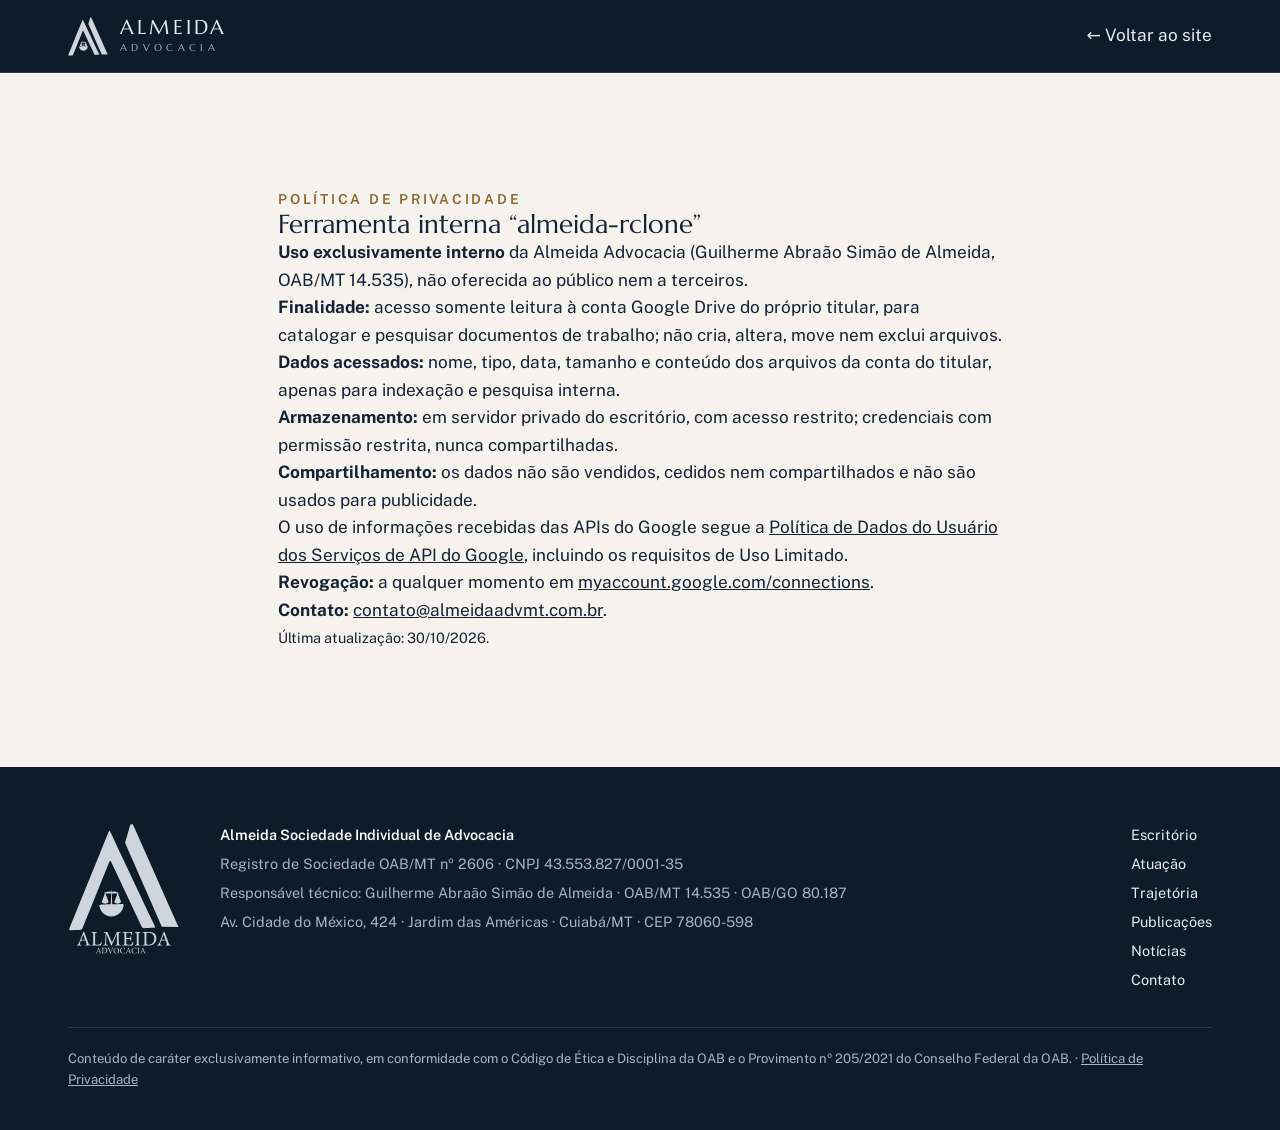
<file: politica-de-privacidade/index.html>
<!doctype html>
<html lang="pt-BR">
<head>
<meta charset="utf-8">
<meta name="viewport" content="width=device-width, initial-scale=1, viewport-fit=cover">
<title>Política de Privacidade — Almeida Advocacia</title>
<meta name="description" content="Política de Privacidade da ferramenta interna almeida-rclone, da Almeida Advocacia.">
<meta name="theme-color" content="#0e1b2b">
<link rel="icon" href="/img/marca.svg" type="image/svg+xml">
<link rel="preconnect" href="https://fonts.googleapis.com">
<link rel="preconnect" href="https://fonts.gstatic.com" crossorigin>
<link rel="stylesheet" href="https://fonts.googleapis.com/css2?family=Marcellus&family=Public+Sans:wght@400;500;600&display=swap">
<link rel="stylesheet" href="/assets/style.css">
</head>
<body>
<header class="site-header" id="topo">
  <div class="wrap header-row">
    <a class="brand" href="/" aria-label="Almeida Advocacia, página inicial">
      <svg aria-hidden="true" focusable="false" xmlns="http://www.w3.org/2000/svg" viewBox="130 190 368 358">

<path fill-rule="nonzero" fill="currentColor" fill-opacity="1" d="M 273.003906 459.277344 C 273.003906 459.265625 273.003906 459.253906 273.003906 459.238281 C 264.539062 459.472656 256.078125 459.699219 247.621094 459.949219 C 244.09375 460.050781 240.546875 459.984375 237.050781 460.367188 C 232.390625 460.878906 231.257812 462.328125 232.445312 466.503906 C 234.1875 472.613281 236.476562 478.640625 240.246094 483.753906 C 249.714844 496.609375 267.996094 502.5 283.890625 497.804688 C 297.351562 493.828125 310.351562 481.648438 312.414062 463.1875 C 312.871094 459.066406 311.359375 458.195312 307.902344 458.296875 C 296.269531 458.648438 284.636719 458.953125 273.003906 459.277344 M 396.554688 537.734375 C 401.507812 537.597656 406.46875 537.617188 411.410156 537.28125 C 417.589844 536.863281 418.175781 535.757812 415.710938 530.105469 C 415.148438 528.808594 414.414062 527.589844 413.804688 526.3125 C 398.921875 495.023438 384 463.753906 369.179688 432.4375 C 353.757812 399.839844 338.421875 367.207031 323.074219 334.574219 C 308.332031 303.226562 293.644531 271.847656 278.894531 240.5 C 275.132812 232.503906 271.253906 224.5625 267.347656 216.636719 C 266.945312 215.8125 265.996094 215.261719 265.300781 214.582031 C 264.679688 215.421875 263.914062 216.1875 263.476562 217.109375 C 262.570312 219.027344 261.832031 221.023438 261.035156 222.988281 C 252.683594 243.632812 244.382812 264.296875 235.972656 284.917969 C 222.625 317.65625 209.15625 350.347656 195.828125 383.09375 C 179.832031 422.382812 163.925781 461.710938 147.980469 501.023438 C 142.929688 513.472656 137.800781 525.890625 132.863281 538.382812 C 130.824219 543.554688 131.644531 544.886719 137.074219 544.863281 C 146.980469 544.8125 156.882812 544.171875 166.789062 544.222656 C 172.261719 544.25 175.089844 541.867188 176.9375 536.917969 C 180.644531 526.988281 184.746094 517.203125 188.730469 507.375 C 199.613281 480.507812 210.535156 453.652344 221.414062 426.785156 C 235.738281 391.390625 250.035156 355.988281 264.367188 320.597656 C 264.894531 319.296875 265.550781 318.019531 266.347656 316.871094 C 267.78125 314.820312 269.34375 315.480469 270.578125 317.078125 C 271.429688 318.183594 272.035156 319.496094 272.636719 320.769531 C 286.253906 349.527344 299.898438 378.273438 313.445312 407.0625 C 333.011719 448.640625 352.539062 490.242188 371.976562 531.882812 C 374.003906 536.230469 376.632812 538.644531 381.703125 538.214844 C 386.632812 537.796875 391.601562 537.875 396.554688 537.734375 "/>
<path fill-rule="nonzero" fill="currentColor" fill-opacity="1" d="M 439.558594 533.535156 C 437.902344 529.554688 436.207031 525.589844 434.476562 521.640625 C 422.195312 493.550781 409.914062 465.457031 397.605469 437.375 C 379.035156 395.007812 360.445312 352.648438 341.863281 310.285156 C 334.210938 292.832031 326.550781 275.382812 318.90625 257.925781 C 318.117188 256.125 317.503906 254.484375 318.15625 252.253906 C 323.601562 233.640625 328.84375 214.96875 334.164062 196.320312 C 334.339844 195.691406 334.691406 195.113281 334.96875 194.488281 C 335.46875 194.320312 335.914062 194.105469 336.386719 194.019531 C 343.234375 192.761719 343.242188 192.761719 346.039062 199.070312 C 370.832031 254.996094 395.609375 310.925781 420.421875 366.839844 C 442.945312 417.59375 465.515625 468.328125 488.039062 519.082031 C 490.394531 524.386719 492.683594 529.710938 495.660156 534.714844 "/>
<path fill-rule="nonzero" fill="currentColor" fill-opacity="1" d="M 270.519531 466.457031 C 270.101562 464.5625 270.089844 458.664062 270.1875 456.738281 C 270.335938 453.851562 270.382812 450.960938 270.480469 448.074219 C 270.660156 442.878906 270.84375 437.683594 271.019531 432.492188 C 271.117188 429.660156 271.207031 426.832031 271.3125 424 C 271.34375 423.195312 271.367188 423.191406 270.546875 423.191406 C 264.726562 423.1875 258.90625 423.1875 253.085938 423.1875 C 252.988281 423.1875 252.890625 423.195312 252.796875 423.191406 C 252.464844 423.175781 252.378906 423.332031 252.496094 423.628906 C 252.585938 423.863281 252.667969 424.101562 252.753906 424.335938 C 255.90625 432.871094 259.058594 441.402344 262.195312 449.941406 C 262.386719 450.464844 262.609375 450.796875 263.21875 450.703125 C 263.339844 450.6875 263.519531 450.648438 263.566406 450.828125 C 263.601562 450.976562 263.460938 451.066406 263.367188 451.160156 C 262.875 451.628906 262.378906 452.089844 261.890625 452.5625 C 258.085938 456.269531 253.535156 457.613281 248.367188 456.566406 C 244.785156 455.84375 241.773438 454.023438 239.5 451.089844 L 239.5 450.738281 C 240.273438 450.820312 240.582031 450.402344 240.835938 449.707031 C 243.925781 441.257812 247.050781 432.816406 250.167969 424.375 C 250.589844 423.234375 250.585938 423.214844 249.378906 423.195312 C 248.96875 423.1875 248.785156 423.046875 248.753906 422.628906 C 248.703125 421.914062 248.59375 421.203125 248.546875 420.488281 C 248.503906 419.863281 248.648438 419.742188 249.269531 419.734375 C 249.675781 419.730469 250.085938 419.714844 250.488281 419.667969 C 252.875 419.402344 255.132812 418.625 257.414062 417.921875 C 259.640625 417.238281 261.875 416.582031 264.234375 416.554688 C 266.421875 416.527344 268.492188 416.882812 270.171875 418.449219 C 270.855469 419.085938 270.957031 419.058594 271.230469 418.171875 C 271.292969 417.96875 271.34375 417.761719 271.382812 417.550781 C 271.621094 416.195312 271.707031 414.820312 271.84375 413.453125 C 271.972656 412.21875 271.949219 410.96875 272.21875 409.753906 L 272.453125 409.753906 C 272.496094 409.960938 272.5625 410.167969 272.578125 410.378906 C 272.710938 411.902344 272.8125 413.433594 272.960938 414.957031 C 273.074219 416.078125 273.125 417.207031 273.480469 418.285156 C 273.730469 419.054688 273.871094 419.097656 274.410156 418.523438 C 275.3125 417.570312 276.417969 417.019531 277.695312 416.789062 C 279.335938 416.496094 280.976562 416.535156 282.621094 416.761719 C 285.261719 417.125 287.796875 417.941406 290.363281 418.636719 C 292.097656 419.109375 293.824219 419.660156 295.644531 419.722656 C 296.035156 419.738281 296.140625 420 296.125 420.316406 C 296.09375 420.917969 296.058594 421.519531 295.976562 422.113281 C 295.808594 423.257812 296.03125 423.1875 294.761719 423.191406 C 294.664062 423.191406 294.566406 423.195312 294.46875 423.191406 C 294.15625 423.1875 294.039062 423.328125 294.148438 423.628906 C 294.234375 423.867188 294.316406 424.109375 294.402344 424.34375 C 296.558594 430.1875 298.714844 436.027344 300.871094 441.867188 C 301.878906 444.597656 302.894531 447.324219 303.890625 450.058594 C 304.046875 450.496094 304.261719 450.769531 304.769531 450.703125 C 304.898438 450.683594 305.039062 450.726562 305.171875 450.738281 L 305.171875 450.972656 C 304.40625 451.769531 303.585938 452.511719 302.765625 453.253906 C 299.996094 455.753906 296.710938 456.90625 293.023438 456.90625 C 288.878906 456.90625 285.386719 455.253906 282.359375 452.507812 C 281.929688 452.117188 281.566406 451.65625 281.253906 451.160156 C 281.136719 450.976562 281.003906 450.691406 281.378906 450.722656 C 282.089844 450.785156 282.242188 450.324219 282.433594 449.808594 C 285.601562 441.199219 288.78125 432.59375 291.957031 423.988281 C 292.246094 423.203125 292.238281 423.1875 291.394531 423.1875 L 274.453125 423.1875 C 273.492188 423.1875 273.476562 423.191406 273.511719 424.167969 C 273.65625 428.488281 273.816406 432.8125 273.964844 437.132812 C 274.167969 443.0625 274.398438 448.996094 274.550781 454.929688 C 274.609375 457.300781 274.984375 463.6875 274.328125 466.046875 "/>














</svg>
      <span class="brand-name">ALMEIDA<small>ADVOCACIA</small></span>
    </a>
    <nav class="footer-nav" aria-label="Principal" style="display:flex"><a href="/">← Voltar ao site</a></nav>
  </div>
</header>
<main id="main">
<section class="section">
  <div class="wrap" style="max-width:820px">
    <p class="eyebrow">Política de Privacidade</p>
    <h1>Ferramenta interna “almeida-rclone”</h1>
    <p><b>Uso exclusivamente interno</b> da Almeida Advocacia (Guilherme Abraão Simão de Almeida, OAB/MT 14.535), não oferecida ao público nem a terceiros.</p>
    <p><b>Finalidade:</b> acesso somente leitura à conta Google Drive do próprio titular, para catalogar e pesquisar documentos de trabalho; não cria, altera, move nem exclui arquivos.</p>
    <p><b>Dados acessados:</b> nome, tipo, data, tamanho e conteúdo dos arquivos da conta do titular, apenas para indexação e pesquisa interna.</p>
    <p><b>Armazenamento:</b> em servidor privado do escritório, com acesso restrito; credenciais com permissão restrita, nunca compartilhadas.</p>
    <p><b>Compartilhamento:</b> os dados não são vendidos, cedidos nem compartilhados e não são usados para publicidade.</p>
    <p>O uso de informações recebidas das APIs do Google segue a <a href="https://developers.google.com/terms/api-services-user-data-policy" rel="noopener">Política de Dados do Usuário dos Serviços de API do Google</a>, incluindo os requisitos de Uso Limitado.</p>
    <p><b>Revogação:</b> a qualquer momento em <a href="https://myaccount.google.com/connections" rel="noopener">myaccount.google.com/connections</a>.</p>
    <p><b>Contato:</b> <a href="mailto:contato@almeidaadvmt.com.br">contato@almeidaadvmt.com.br</a>.</p>
    <p><small>Última atualização: 30/10/2026.</small></p>
  </div>
</section>
</main>
<footer class="site-footer">
  <div class="wrap">
    <div class="footer-grid">
      <div class="footer-logo"><svg role="img" aria-label="Logotipo Almeida Advocacia" xmlns="http://www.w3.org/2000/svg" xmlns:xlink="http://www.w3.org/1999/xlink" viewBox="128 189 372 438">
<defs>
<g>
<g id="lg-0">
<path d="M 43.734375 0 L 43.734375 -1.953125 C 38.796875 -2.5 38.171875 -3.0625 35.953125 -9.109375 C 31.5625 -21.140625 26.765625 -34.28125 22.390625 -46.171875 L 20.15625 -45.75 L 5.765625 -9.25 C 3.34375 -2.984375 2.21875 -2.5 -2.15625 -1.953125 L -2.15625 0 L 13.90625 0 L 13.90625 -1.953125 C 8.203125 -2.640625 7.234375 -3.203125 8.765625 -7.71875 C 9.734375 -10.5625 10.78125 -13.28125 11.890625 -16.40625 L 26.90625 -16.40625 C 28.375 -12.03125 29.765625 -8.546875 30.65625 -5.84375 C 31.640625 -3.203125 31.078125 -2.5 26.5625 -1.953125 L 26.5625 0 Z M 25.9375 -19.265625 L 12.9375 -19.265625 C 15.015625 -24.75 17.375 -31.078125 19.609375 -37.0625 Z M 25.9375 -19.265625 "/>
</g>
<g id="lg-1">
<path d="M 35.875 -12.09375 C 34.828125 -9.53125 33.375 -6.75 31.640625 -4.9375 C 30.03125 -3.203125 29 -2.78125 25.453125 -2.78125 C 25.03125 -2.78125 20.03125 -2.84375 19.953125 -2.84375 C 15.984375 -2.921875 15.4375 -3.890625 15.4375 -8.140625 L 15.4375 -36.4375 C 15.4375 -42.40625 16.203125 -42.6875 21.765625 -43.25 L 21.765625 -45.1875 L 3.125 -45.1875 L 3.125 -43.25 C 8.6875 -42.6875 9.390625 -42.34375 9.390625 -36.4375 L 9.390625 -8.828125 C 9.390625 -2.921875 8.828125 -2.578125 2.5 -1.953125 L 2.5 0 L 34.828125 0 C 35.53125 -2.15625 37.609375 -9.390625 38.03125 -11.546875 Z M 35.875 -12.09375 "/>
</g>
<g id="lg-2">
<path d="M 60.359375 0 L 60.359375 -1.953125 C 54.234375 -2.578125 54.03125 -2.921875 53.75 -10.359375 L 53.46875 -37.0625 C 53.328125 -41.921875 54.09375 -42.546875 60.078125 -43.25 L 60.078125 -45.1875 L 47.90625 -45.1875 L 31.421875 -9.9375 L 16.0625 -45.1875 L 3.96875 -45.1875 L 3.96875 -43.25 C 10.078125 -42.6875 10.78125 -41.515625 10.5 -37.890625 C 8.6875 -12.515625 8.625 -10.015625 8.203125 -6.953125 C 7.640625 -3.203125 5.984375 -2.359375 1.953125 -1.953125 L 1.953125 0 L 18.421875 0 L 18.421875 -1.953125 C 13.703125 -2.4375 11.953125 -2.984375 11.890625 -6.890625 C 11.890625 -8.203125 11.953125 -13.703125 13.140625 -38.03125 C 18.421875 -25.453125 26.28125 -6.328125 28.640625 0 L 30.453125 0 C 32.890625 -6.125 42.0625 -26 47.765625 -38.734375 L 47.703125 -10.359375 C 47.765625 -2.921875 47.5625 -2.5 41.859375 -1.953125 L 41.859375 0 Z M 60.359375 0 "/>
</g>
<g id="lg-3">
<path d="M 37.125 -11.609375 C 36.15625 -9.53125 34.703125 -6.671875 33.375 -5.21875 C 31.84375 -3.40625 31.15625 -2.78125 26.90625 -2.78125 L 20.4375 -2.78125 C 16.96875 -2.84375 15.4375 -3.265625 15.4375 -8.140625 L 15.4375 -21.96875 L 23.078125 -21.96875 C 28.09375 -21.96875 28.640625 -21.28125 29.546875 -16.265625 L 31.703125 -16.265625 L 31.703125 -30.59375 L 29.546875 -30.59375 C 28.71875 -25.859375 28.375 -24.828125 23.15625 -24.828125 L 15.4375 -24.828125 L 15.4375 -40.1875 C 15.4375 -42.203125 15.578125 -42.40625 17.734375 -42.40625 L 24.328125 -42.40625 C 28.5 -42.40625 30.109375 -41.921875 31.21875 -39.625 C 31.984375 -38.171875 32.671875 -36.71875 33.3125 -34.34375 L 35.390625 -34.703125 C 35.109375 -38.375 34.828125 -43.59375 34.765625 -45.328125 C 33.9375 -45.265625 31.21875 -45.1875 24.6875 -45.1875 L 3.40625 -45.1875 L 3.40625 -43.25 C 8.625 -42.765625 9.390625 -42.40625 9.390625 -36.21875 L 9.390625 -8.765625 C 9.390625 -3.0625 8.90625 -2.4375 2.4375 -1.953125 L 2.4375 0 L 36.21875 0 C 36.921875 -2.078125 38.796875 -9.25 39.21875 -11.0625 Z M 37.125 -11.609375 "/>
</g>
<g id="lg-4">
<path d="M 21.765625 0 L 21.765625 -1.953125 C 15.984375 -2.578125 15.4375 -2.78125 15.4375 -8.765625 L 15.4375 -36.359375 C 15.4375 -42.34375 15.984375 -42.625 21.765625 -43.25 L 21.765625 -45.1875 L 3.125 -45.1875 L 3.125 -43.25 C 8.828125 -42.625 9.390625 -42.34375 9.390625 -36.359375 L 9.390625 -8.765625 C 9.390625 -2.84375 8.828125 -2.578125 3.125 -1.953125 L 3.125 0 Z M 21.765625 0 "/>
</g>
<g id="lg-5">
<path d="M 3.125 -45.1875 L 3.125 -43.25 C 8.546875 -42.6875 9.390625 -42.40625 9.390625 -36.4375 L 9.390625 -8.6875 C 9.390625 -2.984375 9.109375 -2.5 3.125 -1.953125 L 3.125 0 L 19.40625 0 C 27.953125 0 34.703125 -1.53125 39.984375 -5.5 C 45.328125 -9.53125 48.671875 -16.125 48.671875 -24.265625 C 48.671875 -30.9375 46.171875 -35.8125 42.765625 -39.140625 C 38.453125 -43.25 32.265625 -45.1875 22.453125 -45.1875 Z M 15.4375 -37.890625 C 15.4375 -40.609375 15.71875 -41.375 16.34375 -41.78125 C 17.03125 -42.34375 18.703125 -42.765625 21.828125 -42.765625 C 26.484375 -42.765625 30.53125 -42 33.71875 -39.984375 C 39.21875 -36.640625 41.78125 -30.875 41.78125 -23.296875 C 41.78125 -11.125 35.390625 -2.578125 22.875 -2.578125 C 17.65625 -2.578125 15.4375 -4.03125 15.4375 -9.25 Z M 15.4375 -37.890625 "/>
</g>
<g id="glyph-1-0">
<path d="M 17.703125 0 L 17.703125 -0.78125 C 15.703125 -1.015625 15.453125 -1.234375 14.546875 -3.6875 C 12.78125 -8.5625 10.828125 -13.875 9.0625 -18.6875 L 8.15625 -18.515625 L 2.328125 -3.75 C 1.34375 -1.203125 0.90625 -1.015625 -0.875 -0.78125 L -0.875 0 L 5.625 0 L 5.625 -0.78125 C 3.328125 -1.0625 2.921875 -1.296875 3.546875 -3.125 C 3.9375 -4.28125 4.359375 -5.375 4.8125 -6.640625 L 10.890625 -6.640625 C 11.484375 -4.875 12.046875 -3.46875 12.40625 -2.359375 C 12.796875 -1.296875 12.578125 -1.015625 10.75 -0.78125 L 10.75 0 Z M 10.5 -7.796875 L 5.234375 -7.796875 C 6.078125 -10.015625 7.03125 -12.578125 7.9375 -15 Z M 10.5 -7.796875 "/>
</g>
<g id="glyph-1-1">
<path d="M 1.265625 -18.296875 L 1.265625 -17.5 C 3.46875 -17.28125 3.796875 -17.171875 3.796875 -14.75 L 3.796875 -3.515625 C 3.796875 -1.203125 3.6875 -1.015625 1.265625 -0.78125 L 1.265625 0 L 7.84375 0 C 11.3125 0 14.046875 -0.625 16.1875 -2.21875 C 18.34375 -3.859375 19.703125 -6.53125 19.703125 -9.828125 C 19.703125 -12.515625 18.6875 -14.5 17.3125 -15.84375 C 15.5625 -17.5 13.0625 -18.296875 9.09375 -18.296875 Z M 6.25 -15.34375 C 6.25 -16.4375 6.359375 -16.75 6.609375 -16.90625 C 6.890625 -17.140625 7.5625 -17.3125 8.84375 -17.3125 C 10.71875 -17.3125 12.359375 -17 13.640625 -16.1875 C 15.875 -14.828125 16.90625 -12.5 16.90625 -9.421875 C 16.90625 -4.5 14.328125 -1.046875 9.265625 -1.046875 C 7.140625 -1.046875 6.25 -1.625 6.25 -3.75 Z M 6.25 -15.34375 "/>
</g>
<g id="glyph-1-2">
<path d="M 18.453125 -18.296875 L 11.984375 -18.296875 L 11.984375 -17.5 C 14.296875 -17.21875 14.640625 -16.96875 14.015625 -15.34375 C 12.6875 -11.796875 10.828125 -7.203125 9.34375 -3.578125 C 7.5625 -8.25 5.515625 -13.84375 4.8125 -15.90625 C 4.421875 -16.9375 4.53125 -17.28125 6.609375 -17.5 L 6.609375 -18.296875 L -0.53125 -18.296875 L -0.53125 -17.5 C 1.1875 -17.328125 1.65625 -17.046875 2.453125 -14.96875 C 4.046875 -10.8125 6.46875 -4.21875 8.125 0.3125 L 9.0625 0.3125 C 10.4375 -3.1875 14.328125 -12.609375 15.078125 -14.46875 C 16.09375 -17 16.578125 -17.25 18.453125 -17.5 Z M 18.453125 -18.296875 "/>
</g>
<g id="glyph-1-3">
<path d="M 1.296875 -8.984375 C 1.296875 -3.6875 5.234375 0.421875 10.640625 0.421875 C 15.8125 0.421875 19.921875 -3.34375 19.921875 -9.40625 C 19.921875 -15 15.625 -18.6875 10.8125 -18.6875 C 4.875 -18.6875 1.296875 -14.015625 1.296875 -8.984375 Z M 17.046875 -8.609375 C 17.046875 -3.1875 14.5 -0.640625 11.09375 -0.640625 C 7.09375 -0.640625 4.21875 -4.5 4.21875 -9.734375 C 4.21875 -15 7.09375 -17.640625 10.25 -17.640625 C 13.921875 -17.640625 17.046875 -14.515625 17.046875 -8.609375 Z M 17.046875 -8.609375 "/>
</g>
<g id="glyph-1-4">
<path d="M 17.3125 -4.78125 C 15.875 -1.96875 14.46875 -0.640625 11.59375 -0.640625 C 7.03125 -0.640625 4.21875 -4.140625 4.21875 -9.5625 C 4.21875 -14.21875 6.671875 -17.640625 11.3125 -17.640625 C 12.375 -17.640625 13.53125 -17.453125 14.265625 -17.109375 C 15.703125 -16.515625 16.375 -15.359375 16.9375 -13.484375 L 17.8125 -13.671875 C 17.59375 -15.078125 17.390625 -16.765625 17.28125 -18.03125 C 16.34375 -18.171875 14.375 -18.6875 11.953125 -18.6875 C 5.65625 -18.6875 1.296875 -14.71875 1.296875 -8.984375 C 1.296875 -4.046875 4.734375 0.421875 11.453125 0.421875 C 13.59375 0.421875 15.78125 -0.078125 16.609375 -0.25 C 17.03125 -1.125 17.75 -3.15625 18.15625 -4.5 Z M 17.3125 -4.78125 "/>
</g>
<g id="glyph-1-5">
<path d="M 8.8125 0 L 8.8125 -0.78125 C 6.46875 -1.046875 6.25 -1.125 6.25 -3.546875 L 6.25 -14.71875 C 6.25 -17.140625 6.46875 -17.25 8.8125 -17.5 L 8.8125 -18.296875 L 1.265625 -18.296875 L 1.265625 -17.5 C 3.578125 -17.25 3.796875 -17.140625 3.796875 -14.71875 L 3.796875 -3.546875 C 3.796875 -1.15625 3.578125 -1.046875 1.265625 -0.78125 L 1.265625 0 Z M 8.8125 0 "/>
</g>
</g>
</defs>
<path fill-rule="nonzero" fill="currentColor" fill-opacity="1" d="M 273.003906 459.277344 C 273.003906 459.265625 273.003906 459.253906 273.003906 459.238281 C 264.539062 459.472656 256.078125 459.699219 247.621094 459.949219 C 244.09375 460.050781 240.546875 459.984375 237.050781 460.367188 C 232.390625 460.878906 231.257812 462.328125 232.445312 466.503906 C 234.1875 472.613281 236.476562 478.640625 240.246094 483.753906 C 249.714844 496.609375 267.996094 502.5 283.890625 497.804688 C 297.351562 493.828125 310.351562 481.648438 312.414062 463.1875 C 312.871094 459.066406 311.359375 458.195312 307.902344 458.296875 C 296.269531 458.648438 284.636719 458.953125 273.003906 459.277344 M 396.554688 537.734375 C 401.507812 537.597656 406.46875 537.617188 411.410156 537.28125 C 417.589844 536.863281 418.175781 535.757812 415.710938 530.105469 C 415.148438 528.808594 414.414062 527.589844 413.804688 526.3125 C 398.921875 495.023438 384 463.753906 369.179688 432.4375 C 353.757812 399.839844 338.421875 367.207031 323.074219 334.574219 C 308.332031 303.226562 293.644531 271.847656 278.894531 240.5 C 275.132812 232.503906 271.253906 224.5625 267.347656 216.636719 C 266.945312 215.8125 265.996094 215.261719 265.300781 214.582031 C 264.679688 215.421875 263.914062 216.1875 263.476562 217.109375 C 262.570312 219.027344 261.832031 221.023438 261.035156 222.988281 C 252.683594 243.632812 244.382812 264.296875 235.972656 284.917969 C 222.625 317.65625 209.15625 350.347656 195.828125 383.09375 C 179.832031 422.382812 163.925781 461.710938 147.980469 501.023438 C 142.929688 513.472656 137.800781 525.890625 132.863281 538.382812 C 130.824219 543.554688 131.644531 544.886719 137.074219 544.863281 C 146.980469 544.8125 156.882812 544.171875 166.789062 544.222656 C 172.261719 544.25 175.089844 541.867188 176.9375 536.917969 C 180.644531 526.988281 184.746094 517.203125 188.730469 507.375 C 199.613281 480.507812 210.535156 453.652344 221.414062 426.785156 C 235.738281 391.390625 250.035156 355.988281 264.367188 320.597656 C 264.894531 319.296875 265.550781 318.019531 266.347656 316.871094 C 267.78125 314.820312 269.34375 315.480469 270.578125 317.078125 C 271.429688 318.183594 272.035156 319.496094 272.636719 320.769531 C 286.253906 349.527344 299.898438 378.273438 313.445312 407.0625 C 333.011719 448.640625 352.539062 490.242188 371.976562 531.882812 C 374.003906 536.230469 376.632812 538.644531 381.703125 538.214844 C 386.632812 537.796875 391.601562 537.875 396.554688 537.734375 "/>
<path fill-rule="nonzero" fill="currentColor" fill-opacity="1" d="M 439.558594 533.535156 C 437.902344 529.554688 436.207031 525.589844 434.476562 521.640625 C 422.195312 493.550781 409.914062 465.457031 397.605469 437.375 C 379.035156 395.007812 360.445312 352.648438 341.863281 310.285156 C 334.210938 292.832031 326.550781 275.382812 318.90625 257.925781 C 318.117188 256.125 317.503906 254.484375 318.15625 252.253906 C 323.601562 233.640625 328.84375 214.96875 334.164062 196.320312 C 334.339844 195.691406 334.691406 195.113281 334.96875 194.488281 C 335.46875 194.320312 335.914062 194.105469 336.386719 194.019531 C 343.234375 192.761719 343.242188 192.761719 346.039062 199.070312 C 370.832031 254.996094 395.609375 310.925781 420.421875 366.839844 C 442.945312 417.59375 465.515625 468.328125 488.039062 519.082031 C 490.394531 524.386719 492.683594 529.710938 495.660156 534.714844 "/>
<path fill-rule="nonzero" fill="currentColor" fill-opacity="1" d="M 270.519531 466.457031 C 270.101562 464.5625 270.089844 458.664062 270.1875 456.738281 C 270.335938 453.851562 270.382812 450.960938 270.480469 448.074219 C 270.660156 442.878906 270.84375 437.683594 271.019531 432.492188 C 271.117188 429.660156 271.207031 426.832031 271.3125 424 C 271.34375 423.195312 271.367188 423.191406 270.546875 423.191406 C 264.726562 423.1875 258.90625 423.1875 253.085938 423.1875 C 252.988281 423.1875 252.890625 423.195312 252.796875 423.191406 C 252.464844 423.175781 252.378906 423.332031 252.496094 423.628906 C 252.585938 423.863281 252.667969 424.101562 252.753906 424.335938 C 255.90625 432.871094 259.058594 441.402344 262.195312 449.941406 C 262.386719 450.464844 262.609375 450.796875 263.21875 450.703125 C 263.339844 450.6875 263.519531 450.648438 263.566406 450.828125 C 263.601562 450.976562 263.460938 451.066406 263.367188 451.160156 C 262.875 451.628906 262.378906 452.089844 261.890625 452.5625 C 258.085938 456.269531 253.535156 457.613281 248.367188 456.566406 C 244.785156 455.84375 241.773438 454.023438 239.5 451.089844 L 239.5 450.738281 C 240.273438 450.820312 240.582031 450.402344 240.835938 449.707031 C 243.925781 441.257812 247.050781 432.816406 250.167969 424.375 C 250.589844 423.234375 250.585938 423.214844 249.378906 423.195312 C 248.96875 423.1875 248.785156 423.046875 248.753906 422.628906 C 248.703125 421.914062 248.59375 421.203125 248.546875 420.488281 C 248.503906 419.863281 248.648438 419.742188 249.269531 419.734375 C 249.675781 419.730469 250.085938 419.714844 250.488281 419.667969 C 252.875 419.402344 255.132812 418.625 257.414062 417.921875 C 259.640625 417.238281 261.875 416.582031 264.234375 416.554688 C 266.421875 416.527344 268.492188 416.882812 270.171875 418.449219 C 270.855469 419.085938 270.957031 419.058594 271.230469 418.171875 C 271.292969 417.96875 271.34375 417.761719 271.382812 417.550781 C 271.621094 416.195312 271.707031 414.820312 271.84375 413.453125 C 271.972656 412.21875 271.949219 410.96875 272.21875 409.753906 L 272.453125 409.753906 C 272.496094 409.960938 272.5625 410.167969 272.578125 410.378906 C 272.710938 411.902344 272.8125 413.433594 272.960938 414.957031 C 273.074219 416.078125 273.125 417.207031 273.480469 418.285156 C 273.730469 419.054688 273.871094 419.097656 274.410156 418.523438 C 275.3125 417.570312 276.417969 417.019531 277.695312 416.789062 C 279.335938 416.496094 280.976562 416.535156 282.621094 416.761719 C 285.261719 417.125 287.796875 417.941406 290.363281 418.636719 C 292.097656 419.109375 293.824219 419.660156 295.644531 419.722656 C 296.035156 419.738281 296.140625 420 296.125 420.316406 C 296.09375 420.917969 296.058594 421.519531 295.976562 422.113281 C 295.808594 423.257812 296.03125 423.1875 294.761719 423.191406 C 294.664062 423.191406 294.566406 423.195312 294.46875 423.191406 C 294.15625 423.1875 294.039062 423.328125 294.148438 423.628906 C 294.234375 423.867188 294.316406 424.109375 294.402344 424.34375 C 296.558594 430.1875 298.714844 436.027344 300.871094 441.867188 C 301.878906 444.597656 302.894531 447.324219 303.890625 450.058594 C 304.046875 450.496094 304.261719 450.769531 304.769531 450.703125 C 304.898438 450.683594 305.039062 450.726562 305.171875 450.738281 L 305.171875 450.972656 C 304.40625 451.769531 303.585938 452.511719 302.765625 453.253906 C 299.996094 455.753906 296.710938 456.90625 293.023438 456.90625 C 288.878906 456.90625 285.386719 455.253906 282.359375 452.507812 C 281.929688 452.117188 281.566406 451.65625 281.253906 451.160156 C 281.136719 450.976562 281.003906 450.691406 281.378906 450.722656 C 282.089844 450.785156 282.242188 450.324219 282.433594 449.808594 C 285.601562 441.199219 288.78125 432.59375 291.957031 423.988281 C 292.246094 423.203125 292.238281 423.1875 291.394531 423.1875 L 274.453125 423.1875 C 273.492188 423.1875 273.476562 423.191406 273.511719 424.167969 C 273.65625 428.488281 273.816406 432.8125 273.964844 437.132812 C 274.167969 443.0625 274.398438 448.996094 274.550781 454.929688 C 274.609375 457.300781 274.984375 463.6875 274.328125 466.046875 "/>
<g fill="currentColor" fill-opacity="1">
<use xlink:href="#lg-0" x="159.110183" y="596.04194"/>
</g>
<g fill="currentColor" fill-opacity="1">
<use xlink:href="#lg-1" x="202.495616" y="596.04194"/>
</g>
<g fill="currentColor" fill-opacity="1">
<use xlink:href="#lg-2" x="242.682764" y="596.04194"/>
</g>
<g fill="currentColor" fill-opacity="1">
<use xlink:href="#lg-3" x="306.161771" y="596.04194"/>
<use xlink:href="#lg-4" x="347.113726" y="596.04194"/>
</g>
<g fill="currentColor" fill-opacity="1">
<use xlink:href="#lg-5" x="372.769534" y="596.04194"/>
</g>
<g fill="currentColor" fill-opacity="1">
<use xlink:href="#lg-0" x="425.888878" y="596.04194"/>
</g>
<g fill="currentColor" fill-opacity="1">
<use xlink:href="#glyph-1-0" x="221.035867" y="622.061094"/>
</g>
<g fill="currentColor" fill-opacity="1">
<use xlink:href="#glyph-1-1" x="238.595772" y="622.061094"/>
</g>
<g fill="currentColor" fill-opacity="1">
<use xlink:href="#glyph-1-2" x="260.179822" y="622.061094"/>
</g>
<g fill="currentColor" fill-opacity="1">
<use xlink:href="#glyph-1-3" x="277.936714" y="622.061094"/>
</g>
<g fill="currentColor" fill-opacity="1">
<use xlink:href="#glyph-1-4" x="299.689609" y="622.061094"/>
</g>
<g fill="currentColor" fill-opacity="1">
<use xlink:href="#glyph-1-0" x="320.370337" y="622.061094"/>
</g>
<g fill="currentColor" fill-opacity="1">
<use xlink:href="#glyph-1-4" x="337.764212" y="622.061094"/>
<use xlink:href="#glyph-1-5" x="357.35026" y="622.061094"/>
</g>
<g fill="currentColor" fill-opacity="1">
<use xlink:href="#glyph-1-0" x="368.184496" y="622.061094"/>
</g>
</svg></div>
      <div class="footer-legal">
        <p><b>Almeida Sociedade Individual de Advocacia</b></p>
        <p>Registro de Sociedade OAB/MT nº 2606 · CNPJ 43.553.827/0001-35</p>
        <p>Responsável técnico: Guilherme Abraão Simão de Almeida · OAB/MT 14.535 · OAB/GO 80.187</p>
        <p>Av. Cidade do México, 424 · Jardim das Américas · Cuiabá/MT · CEP 78060-598</p>
      </div>
      <nav class="footer-nav" aria-label="Rodapé">
        <a href="/#escritorio">Escritório</a>
        <a href="/#atuacao">Atuação</a>
        <a href="/#perfil">Trajetória</a>
        <a href="/#publicacoes">Publicações</a>
        <a href="/#noticias">Notícias</a>
        <a href="/#contato">Contato</a>
      </nav>
    </div>
    <p class="footer-note">Conteúdo de caráter exclusivamente informativo, em conformidade com o Código de Ética e Disciplina da OAB e o Provimento nº 205/2021 do Conselho Federal da OAB. · <a href="/politica-de-privacidade/" style="color:inherit">Política de Privacidade</a></p>
  </div>
</footer>
</body>
</html>
</file>
<file: assets/style.css>
/* Conceito: o escritório ao entardecer — azul-marinho profundo, luz dourada, pedra e madeira.
   Abertura em imagem de página inteira (como os grandes escritórios), corpo em faixas claras
   e uma faixa marinho para as áreas; tipografia romana da marca nos títulos. */
:root {
  --navy: #0e1b2b;          /* paredes marinho das imagens */
  --navy-2: #16273b;
  --navy-line: #28394e;
  --gold: #c9a55c;          /* latão / luz dourada */
  --gold-ink: #8a672a;      /* dourado legível sobre fundo claro */
  --bg: #f6f3ee;            /* pedra clara */
  --bg-2: #ece6dc;          /* faixa de pedra */
  --surface: #ffffff;
  --ink: #142233;           /* texto: marinho quase preto */
  --ink-2: #5a6472;
  --rule: #d9d2c6;
  --on-navy: #e8ecf1;
  --on-navy-2: #a9b4c2;
  --whats: #1f8f4e;

  --f-display: "Marcellus", "Trajan Pro", "Times New Roman", serif;
  --f-body: "Public Sans", "Segoe UI", system-ui, -apple-system, sans-serif;

  --step--1: clamp(0.8rem, 0.78rem + 0.1vw, 0.86rem);
  --step-0: clamp(1rem, 0.97rem + 0.15vw, 1.075rem);
  --step-1: clamp(1.18rem, 1.1rem + 0.4vw, 1.38rem);
  --step-2: clamp(1.5rem, 1.3rem + 0.9vw, 2rem);
  --step-3: clamp(1.95rem, 1.5rem + 2vw, 3.2rem);
  --step-4: clamp(2.4rem, 1.6rem + 3.8vw, 4.6rem);

  --gutter: clamp(16px, 4vw, 48px);
  --wrap: 1240px;
  --radius: 6px;
  --header-h: 72px;
}
@media (prefers-color-scheme: dark) {
  :root:not([data-theme="light"]) {
    --bg: #0b1622; --bg-2: #101e2d; --surface: #13212f;
    --ink: #e8ecf1; --ink-2: #a3aebb; --rule: #243546; --gold-ink: #d4b06a;
    color-scheme: dark;
  }
}
:root[data-theme="dark"] {
  --bg: #0b1622; --bg-2: #101e2d; --surface: #13212f;
  --ink: #e8ecf1; --ink-2: #a3aebb; --rule: #243546; --gold-ink: #d4b06a;
  color-scheme: dark;
}

*, *::before, *::after { box-sizing: border-box; }
html { scroll-behavior: smooth; scroll-padding-top: calc(var(--header-h) + 8px); }
@media (prefers-reduced-motion: reduce) { html { scroll-behavior: auto; } *, *::before, *::after { animation: none !important; transition: none !important; } }
body { margin: 0; background: var(--bg); color: var(--ink); font-family: var(--f-body); font-size: var(--step-0); line-height: 1.6; -webkit-font-smoothing: antialiased; overflow-x: hidden; }
img { max-width: 100%; display: block; }
figure { margin: 0; }
a { color: inherit; }
:focus-visible { outline: 2px solid var(--gold); outline-offset: 3px; border-radius: 2px; }
h1, h2, h3 { font-family: var(--f-display); font-weight: 400; line-height: 1.12; text-wrap: balance; margin: 0; }
p { margin: 0; }
.wrap { width: 100%; max-width: var(--wrap); margin-inline: auto; padding-inline: var(--gutter); }
.eyebrow { font-size: var(--step--1); letter-spacing: 0.2em; text-transform: uppercase; color: var(--gold-ink); font-weight: 600; }
.skip { position: absolute; left: -999px; top: 8px; background: var(--surface); color: var(--ink); padding: 8px 12px; z-index: 100; }
.skip:focus { left: 8px; }

/* botões */
.btn { display: inline-flex; align-items: center; justify-content: center; gap: .55em; min-height: 48px; padding: .75em 1.35em; border-radius: 999px; font: 600 .95rem/1.1 var(--f-body); letter-spacing: .02em; text-decoration: none; border: 1px solid transparent; cursor: pointer; transition: background .2s, color .2s, border-color .2s, transform .2s; }
.btn svg { width: 1.15em; height: 1.15em; flex: none; }
.btn-gold { background: var(--gold); color: #10192a; }
.btn-gold:hover { background: #d9b872; }
.btn-ghost { color: #fff; border-color: rgba(255,255,255,.55); background: rgba(14,27,43,.25); backdrop-filter: blur(4px); }
.btn-ghost:hover { border-color: var(--gold); color: var(--gold); }
.btn-whats { background: var(--whats); color: #fff; }
.btn-whats:hover { background: #187640; }

/* cabeçalho */
.site-header { position: sticky; top: env(safe-area-inset-top, 0px); z-index: 50; background: var(--navy); color: var(--on-navy); border-bottom: 1px solid var(--navy-line); }
.header-row { display: flex; align-items: center; gap: 20px; min-height: var(--header-h); }
.brand { display: flex; align-items: center; gap: 12px; text-decoration: none; color: var(--on-navy); margin-right: auto; }
.brand svg { width: 40px; height: 39px; color: #cfd5dc; flex: none; }
.brand-name { font-family: var(--f-display); font-size: 1.25rem; letter-spacing: .16em; line-height: 1; }
.brand-name small { display: block; font-size: .6rem; letter-spacing: .45em; color: var(--on-navy-2); margin-top: 6px; }
.nav { display: flex; gap: 2px; }
.nav a { text-decoration: none; padding: 8px 12px; font-size: .92rem; color: var(--on-navy); position: relative; }
.nav a::after { content: ""; position: absolute; left: 12px; right: 12px; bottom: 2px; height: 1px; background: var(--gold); transform: scaleX(0); transition: transform .25s; }
.nav a:hover::after, .nav a[aria-current="page"]::after { transform: scaleX(1); }
.header-cta .btn { min-height: 40px; padding: .55em 1.1em; font-size: .88rem; }
.menu-btn { display: none; background: none; border: 1px solid var(--navy-line); color: var(--on-navy); border-radius: 999px; width: 44px; height: 44px; cursor: pointer; }
.menu-btn svg { width: 22px; height: 22px; }
@media (max-width: 1040px) {
  .nav { display: none; }
  .menu-btn { display: inline-grid; place-items: center; }
  .site-header.open .nav { display: flex; flex-direction: column; position: absolute; left: 0; right: 0; top: 100%; background: var(--navy); padding: 8px var(--gutter) 24px; border-bottom: 1px solid var(--navy-line); }
  .site-header.open .nav a { padding: 15px 2px; border-bottom: 1px solid var(--navy-line); font-size: 1.08rem; }
  .site-header.open .nav a::after { display: none; }
}
@media (max-width: 480px) { .header-cta { display: none; } .brand-name { font-size: 1.08rem; } }

/* abertura */
.hero { position: relative; background: var(--navy); color: #fff; isolation: isolate; overflow: hidden; display: grid; min-height: min(86svh, 780px); grid-template-rows: 1fr auto; }
.hero-bg, .band-bg { position: absolute; inset: 0; z-index: -1; }
.hero-bg img, .band-bg img { width: 100%; height: 100%; object-fit: cover; object-position: right center; }
.hero::after { content: ""; position: absolute; inset: 0; z-index: -1; background: linear-gradient(90deg, rgba(14,27,43,.92) 0%, rgba(14,27,43,.72) 34%, rgba(14,27,43,0) 62%); }
.hero-inner { align-self: center; display: grid; gap: 24px; padding-block: clamp(56px, 9vw, 120px); }
.hero-inner > * { max-width: 36rem; }
.hero .eyebrow { color: var(--gold); }
.hero h1 { font-size: var(--step-4); color: #fff; max-width: 12em; }
.hero-lede { font-size: var(--step-1); line-height: 1.5; color: #d6dde6; max-width: 31em; }
.hero-actions { display: flex; flex-wrap: wrap; gap: 12px; margin-top: 6px; }
.hero-foot { border-top: 1px solid rgba(255,255,255,.14); background: rgba(14,27,43,.55); backdrop-filter: blur(6px); }
.hero-foot-row { display: flex; flex-wrap: wrap; justify-content: space-between; gap: 6px 24px; padding-block: 16px; font-size: var(--step--1); letter-spacing: .14em; text-transform: uppercase; color: #c8d0da; }
@media (max-width: 760px) {
  .hero { min-height: 0; }
  .hero-bg { bottom: auto; height: 62vw; min-height: 260px; }
  .hero-bg img { object-position: center; }
  .hero::after { background: linear-gradient(180deg, rgba(14,27,43,0) 0, rgba(14,27,43,.2) 30vw, var(--navy) max(62vw, 260px)); }
  .hero-inner { padding-top: max(46vw, 190px); padding-bottom: 40px; }
}

/* seções */
.section { padding-block: clamp(64px, 9vw, 120px); }
.section.stone { background: var(--bg-2); }
.section.navy { background: var(--navy); color: var(--on-navy); }
.section.navy .eyebrow { color: var(--gold); }
.intro { display: grid; gap: 14px; max-width: 48rem; margin-bottom: clamp(32px, 5vw, 56px); }
.intro h1, .intro h2 { font-size: var(--step-3); }
.intro p:not(.eyebrow) { color: var(--ink-2); font-size: var(--step-1); line-height: 1.55; }
.head-row { display: flex; flex-wrap: wrap; align-items: end; justify-content: space-between; gap: 16px; margin-bottom: clamp(24px, 4vw, 40px); }
.head-row .intro { margin-bottom: 0; }
.more { color: var(--gold-ink); font-weight: 600; text-decoration: none; border-bottom: 1px solid currentColor; padding-bottom: 2px; white-space: nowrap; }

/* cartões do público */
.cards { display: grid; grid-template-columns: repeat(3, minmax(0, 1fr)); gap: clamp(16px, 2.4vw, 32px); }
.card { background: var(--surface); border-radius: var(--radius); overflow: hidden; display: grid; grid-template-rows: auto 1fr; border: 1px solid var(--rule); min-width: 0; }
.card img { width: 100%; height: auto; aspect-ratio: 4 / 3; object-fit: cover; background: var(--navy-2); }
.card-body { padding: clamp(20px, 2.4vw, 28px); display: grid; gap: 10px; align-content: start; }
.card h3 { font-size: var(--step-1); }
.card p { color: var(--ink-2); font-size: .97rem; }
@media (max-width: 900px) { .cards { grid-template-columns: 1fr; } .card { grid-template-columns: minmax(0, 0.9fr) minmax(0, 1.1fr); grid-template-rows: none; } .card img { height: 100%; aspect-ratio: auto; min-height: 180px; } }
@media (max-width: 560px) { .card { grid-template-columns: 1fr; } .card img { aspect-ratio: 16 / 10; height: auto; min-height: 0; } }

/* áreas */
.areas { display: grid; grid-template-columns: repeat(3, minmax(0, 1fr)); gap: 1px; background: var(--navy-line); border: 1px solid var(--navy-line); }
.area { background: var(--navy); padding: clamp(24px, 3vw, 38px); display: grid; gap: 12px; align-content: start; min-width: 0; transition: background .25s; }
.area:hover { background: var(--navy-2); }
.area h3 { font-size: var(--step-1); color: #fff; }
.area p { color: var(--on-navy-2); font-size: .96rem; }
.area .basis { color: var(--gold); font-size: var(--step--1); letter-spacing: .06em; margin-top: 4px; }
@media (max-width: 900px) { .areas { grid-template-columns: repeat(2, minmax(0, 1fr)); } }
@media (max-width: 560px) { .areas { grid-template-columns: 1fr; } }

/* faixa de imagem: atuação integrada */
.band { position: relative; isolation: isolate; color: #fff; background: var(--navy); }
.band::after { content: ""; position: absolute; inset: 0; z-index: -1; background: linear-gradient(90deg, rgba(14,27,43,.94) 0%, rgba(14,27,43,.78) 40%, rgba(14,27,43,.1) 75%); }
.band-inner { padding-block: clamp(72px, 10vw, 140px); display: grid; gap: 18px; }
.band-inner > * { max-width: 34rem; }
.band .eyebrow { color: var(--gold); }
.band h2 { font-size: var(--step-3); }
.band p { color: #d0d8e2; font-size: var(--step-1); line-height: 1.5; }
.tags { list-style: none; padding: 0; margin: 8px 0 0; display: flex; flex-wrap: wrap; gap: 8px; max-width: 36rem; }
.tags li { border: 1px solid rgba(201,165,92,.6); color: #f1e6cf; padding: 7px 14px; border-radius: 999px; font-size: .9rem; background: rgba(14,27,43,.4); }
@media (max-width: 760px) {
  .band-bg { bottom: auto; height: 62vw; min-height: 240px; }
  .band::after { background: linear-gradient(180deg, rgba(14,27,43,0) 0, rgba(14,27,43,.25) 30vw, var(--navy) max(62vw, 240px)); }
  .band-inner { padding-top: max(48vw, 190px); padding-bottom: 56px; }
  .hero-foot-row { flex-direction: column; letter-spacing: .08em; font-size: .72rem; padding-right: 72px; }
}

/* trajetória */
.bio { display: grid; grid-template-columns: minmax(0, .75fr) minmax(0, 1.25fr); gap: clamp(32px, 6vw, 88px); align-items: start; }
.bio-photo { position: sticky; top: calc(var(--header-h) + 24px); }
.bio-photo img { width: 100%; height: auto; aspect-ratio: 683 / 771; object-fit: cover; border-radius: var(--radius); }
.bio-photo figcaption { margin-top: 16px; display: grid; gap: 4px; }
.bio-photo strong { font-family: var(--f-display); font-weight: 400; font-size: var(--step-1); }
.bio-photo span { font-size: var(--step--1); color: var(--ink-2); letter-spacing: .06em; font-variant-numeric: tabular-nums; }
.bio-text { display: grid; gap: 20px; min-width: 0; max-width: 42rem; }
.bio-text h2 { font-size: var(--step-3); }
.bio-text > p { font-size: var(--step-1); line-height: 1.55; color: var(--ink-2); }
.timeline { list-style: none; margin: 12px 0 0; padding: 0; display: grid; }
.timeline li { display: grid; grid-template-columns: 5.5rem minmax(0, 1fr); gap: 20px; padding: 18px 0; border-top: 1px solid var(--rule); }
.timeline .year { font-family: var(--f-display); font-size: var(--step-2); color: var(--gold-ink); line-height: 1; font-variant-numeric: tabular-nums; }
.timeline b { font-weight: 600; display: block; margin-bottom: 4px; }
.timeline p { color: var(--ink-2); font-size: .97rem; }
.credentials { list-style: none; margin: 0; padding: 0; border-top: 1px solid var(--rule); }
.credentials li { display: grid; grid-template-columns: 5.5rem minmax(0, 1fr); gap: 20px; padding: 18px 0; border-bottom: 1px solid var(--rule); }
.credentials span { font-size: var(--step--1); letter-spacing: .12em; text-transform: uppercase; color: var(--ink-2); padding-top: 3px; }
@media (max-width: 860px) { .bio { grid-template-columns: 1fr; } .bio-photo { position: static; max-width: 380px; } }
@media (max-width: 480px) { .timeline li, .credentials li { grid-template-columns: 1fr; gap: 6px; } }

/* publicações em cartões */
.pub-grid { display: grid; grid-template-columns: repeat(3, minmax(0, 1fr)); gap: clamp(16px, 2.4vw, 32px); }
.pub { background: var(--surface); border: 1px solid var(--rule); border-radius: var(--radius); overflow: hidden; display: grid; grid-template-rows: auto 1fr; text-decoration: none; min-width: 0; transition: transform .25s, box-shadow .25s; }
.pub:hover { transform: translateY(-3px); box-shadow: 0 14px 30px rgba(14,27,43,.12); }
.pub-cover { aspect-ratio: 16 / 9; background: var(--navy); position: relative; overflow: hidden; display: grid; align-items: end; padding: 18px 20px; color: var(--gold); }
.pub-cover img { position: absolute; inset: 0; width: 100%; height: 100%; object-fit: cover; }
.pub-cover .cover-mark { position: absolute; right: -6%; top: -18%; width: 62%; opacity: .14; color: #cfd5dc; }
.pub-cover span { position: relative; font-size: .72rem; letter-spacing: .16em; text-transform: uppercase; font-weight: 600; }
.pub-body { padding: 20px 22px 24px; display: grid; gap: 10px; align-content: start; }
.pub-body h3 { font-size: var(--step-1); color: var(--ink); }
.pub-body p { color: var(--ink-2); font-size: .95rem; }
.pub-meta { font-size: var(--step--1); color: var(--ink-2); font-variant-numeric: tabular-nums; }
@media (max-width: 900px) { .pub-grid { grid-template-columns: repeat(2, minmax(0, 1fr)); } }
@media (max-width: 600px) { .pub-grid { grid-template-columns: 1fr; } }
.subhead { font-size: var(--step-2); }
.news-head { margin-top: clamp(48px, 7vw, 80px); }

/* lista de notícias */
.list { display: grid; border-top: 1px solid var(--rule); }
.item { display: grid; grid-template-columns: 9rem minmax(0, 1fr); gap: clamp(14px, 3vw, 40px); padding: clamp(20px, 3vw, 28px) 0; border-bottom: 1px solid var(--rule); }
.item-meta { display: grid; gap: 4px; align-content: start; font-size: var(--step--1); color: var(--ink-2); font-variant-numeric: tabular-nums; }
.item-meta .tag { color: var(--gold-ink); letter-spacing: .08em; text-transform: uppercase; font-weight: 600; font-size: .72rem; }
.item-body { display: grid; gap: 10px; min-width: 0; }
.item-body h3 { font-size: var(--step-1); }
.item-body p { color: var(--ink-2); max-width: 48rem; }
.item-link { font-weight: 600; font-size: .92rem; color: var(--gold-ink); text-decoration: none; }
.item-link:hover { text-decoration: underline; }
.source { font-size: var(--step--1); color: var(--ink-2); }
@media (max-width: 600px) { .item { grid-template-columns: 1fr; gap: 8px; } .item-meta { grid-auto-flow: column; justify-content: start; gap: 12px; } }
.empty { padding: 28px 0; color: var(--ink-2); }

.filters { display: flex; flex-wrap: wrap; gap: 8px; margin-bottom: 28px; }
.chip { font: 500 .88rem var(--f-body); padding: 8px 16px; border-radius: 999px; border: 1px solid var(--rule); background: transparent; color: var(--ink); cursor: pointer; }
.chip[aria-pressed="true"] { background: var(--navy); color: #fff; border-color: var(--navy); }

/* artigo */
.article { max-width: 46rem; margin-inline: auto; }
.back { display: inline-flex; gap: 6px; color: var(--ink-2); text-decoration: none; font-size: .92rem; margin-bottom: 28px; }
.back:hover { color: var(--gold-ink); }
.article h1 { font-size: var(--step-3); margin-top: 14px; }
.article .byline { margin-top: 16px; color: var(--ink-2); font-size: var(--step--1); letter-spacing: .04em; font-variant-numeric: tabular-nums; }
.article .lede { margin-top: 24px; font-size: var(--step-1); line-height: 1.55; }
.prose { margin-top: 32px; display: grid; gap: 1.1em; border-top: 1px solid var(--rule); padding-top: 32px; }
.prose h2 { font-size: var(--step-2); margin-top: .6em; }
.prose p { line-height: 1.75; }
.disclaimer { margin-top: 40px; padding: 18px 20px; background: var(--surface); border: 1px solid var(--rule); border-radius: var(--radius); font-size: .92rem; color: var(--ink-2); }
.page-top { padding-top: clamp(40px, 6vw, 80px); }

/* contato */
.contact { display: grid; grid-template-columns: minmax(0, 1.1fr) minmax(0, .9fr); gap: clamp(32px, 6vw, 88px); align-items: start; }
.contact-main { min-width: 0; }
.units { display: grid; grid-template-columns: repeat(2, minmax(0, 1fr)); gap: 16px; margin-bottom: 28px; }
.unit { padding: 20px 22px; border: 1px solid var(--rule); border-radius: var(--radius); background: var(--surface); display: grid; gap: 8px; align-content: start; }
.unit h3 { font-size: var(--step-1); }
.unit p { color: var(--ink-2); font-size: .95rem; }
.unit a { text-decoration: none; border-bottom: 1px solid var(--rule); }
.contact-list { list-style: none; margin: 0; padding: 0; border-top: 1px solid var(--rule); }
.contact-list li { display: grid; grid-template-columns: 7rem minmax(0, 1fr); gap: 16px; padding: 16px 0; border-bottom: 1px solid var(--rule); }
.contact-list span { font-size: var(--step--1); letter-spacing: .12em; text-transform: uppercase; color: var(--ink-2); padding-top: 2px; }
.contact-list a { text-decoration: none; border-bottom: 1px solid var(--rule); overflow-wrap: anywhere; }
.contact-list a:hover, .unit a:hover { color: var(--gold-ink); border-color: currentColor; }
.contact-card { background: var(--navy); color: var(--on-navy); border-radius: var(--radius); padding: clamp(26px, 4vw, 44px); display: grid; gap: 16px; }
.contact-card h3 { font-size: var(--step-2); color: #fff; }
.contact-card p { color: var(--on-navy-2); }
.contact-card .actions { display: grid; gap: 10px; margin-top: 6px; }
.contact-card .alert { margin-top: 10px; padding-top: 16px; border-top: 1px solid var(--navy-line); font-size: .86rem; }
.contact-card .alert b { color: var(--gold); font-weight: 600; }
@media (max-width: 860px) { .contact { grid-template-columns: 1fr; } }
@media (max-width: 480px) { .units { grid-template-columns: 1fr; } .contact-list li { grid-template-columns: 1fr; gap: 2px; } }

/* rodapé */
.site-footer { background: var(--navy); color: var(--on-navy-2); padding-block: 56px 40px; font-size: .9rem; }
.footer-grid { display: grid; grid-template-columns: auto minmax(0, 1fr) auto; gap: 40px; align-items: start; }
.footer-logo { width: 112px; color: #cfd5dc; }
.footer-legal { display: grid; gap: 6px; }
.footer-legal b { color: #fff; font-weight: 600; }
.footer-nav { display: grid; gap: 6px; }
.footer-nav a { text-decoration: none; color: var(--on-navy); }
.footer-nav a:hover { color: var(--gold); }
.footer-note { margin-top: 36px; padding-top: 20px; border-top: 1px solid var(--navy-line); font-size: .82rem; }
@media (max-width: 760px) { .footer-grid { grid-template-columns: 1fr; } }

.float-whats { position: fixed; right: 16px; bottom: calc(16px + env(safe-area-inset-bottom, 0px)); z-index: 60; width: 58px; height: 58px; border-radius: 50%; background: var(--whats); color: #fff; display: grid; place-items: center; box-shadow: 0 6px 20px rgba(0,0,0,.28); text-decoration: none; transition: transform .2s; }
.float-whats:hover { transform: scale(1.06); }
.float-whats svg { width: 30px; height: 30px; }

.view { animation: fade .35s ease both; }
@keyframes fade { from { opacity: .4; transform: translateY(6px); } to { opacity: 1; transform: none; } }
.loading { color: var(--ink-2); padding: 20px 0; }

/* trajetória (resumo na home) */
.btn-navy { background: var(--navy); color: #fff; border-color: rgba(201,165,92,.55); }
.btn-navy:hover { background: var(--navy-2); }
.eras { list-style: none; margin: 8px 0 8px; padding: 0; display: grid; gap: 0; border-top: 1px solid var(--rule); }
.eras li { display: grid; grid-template-columns: 8rem minmax(0, 1fr); column-gap: 20px; row-gap: 4px; padding: 18px 0; border-bottom: 1px solid var(--rule); }
.eras .era-years { grid-row: span 2; font-family: var(--f-display); color: var(--gold-ink); font-size: var(--step-1); font-variant-numeric: tabular-nums; }
.eras b { font-weight: 600; }
.eras p { color: var(--ink-2); font-size: .97rem; }
.bio-text .btn { justify-self: start; }
@media (max-width: 480px) { .eras li { grid-template-columns: 1fr; } .eras .era-years { grid-row: auto; } }

/* página de trajetória */
.profile-hero { background: var(--navy); color: var(--on-navy); position: relative; overflow: hidden; isolation: isolate; }
.profile-hero::before { content: ""; position: absolute; inset: 0; z-index: -1; background: radial-gradient(70% 90% at 85% 20%, rgba(201,165,92,.16), transparent 60%), repeating-linear-gradient(90deg, rgba(255,255,255,.012) 0 1px, transparent 1px 5px); }
.profile-grid { display: grid; grid-template-columns: minmax(0, .7fr) minmax(0, 1.3fr); gap: clamp(28px, 6vw, 88px); align-items: center; padding-block: clamp(48px, 7vw, 96px); }
.profile-photo img { width: 100%; height: auto; aspect-ratio: 683 / 771; object-fit: cover; border-radius: var(--radius); box-shadow: 0 30px 60px rgba(0,0,0,.35); }
.profile-head { display: grid; gap: 18px; min-width: 0; }
.profile-head .eyebrow { color: var(--gold); }
.profile-head h1 { font-size: var(--step-4); color: #fff; }
.profile-lede { font-size: var(--step-1); color: #d0d8e2; line-height: 1.5; max-width: 34em; }
.back.on-dark { color: var(--on-navy-2); margin-bottom: 4px; }
.back.on-dark:hover { color: var(--gold); }
.profile-facts { margin: 8px 0 0; display: grid; border-top: 1px solid var(--navy-line); }
.profile-facts div { display: grid; grid-template-columns: 7.5rem minmax(0, 1fr); gap: 16px; padding: 14px 0; border-bottom: 1px solid var(--navy-line); }
.profile-facts dt { font-size: .72rem; letter-spacing: .16em; text-transform: uppercase; color: var(--on-navy-2); padding-top: 3px; }
.profile-facts dd { margin: 0; color: #fff; }
@media (max-width: 820px) { .profile-grid { grid-template-columns: 1fr; } .profile-photo { max-width: 340px; } }
@media (max-width: 480px) { .profile-facts div { grid-template-columns: 1fr; gap: 2px; } }

.story { display: grid; gap: clamp(40px, 6vw, 72px); }
.story-intro { display: grid; gap: 14px; max-width: 46rem; }
.story-intro h2 { font-size: var(--step-3); }
.story-intro p { font-size: var(--step-1); color: var(--ink-2); line-height: 1.55; }
.era { display: grid; grid-template-columns: minmax(0, .8fr) minmax(0, 2fr); gap: clamp(20px, 4vw, 56px); align-items: start; }
.era-head { position: sticky; top: calc(var(--header-h) + 24px); display: grid; gap: 8px; }
.era-head .era-years { font-family: var(--f-display); font-size: var(--step-3); color: var(--gold-ink); line-height: 1; font-variant-numeric: tabular-nums; }
.era-head h3 { font-size: var(--step-2); }
.steps { list-style: none; margin: 0; padding: 0; display: grid; border-left: 1px solid var(--rule); }
.steps li { display: grid; grid-template-columns: 6.5rem minmax(0, 1fr); gap: 20px; padding: 20px 0 20px 28px; position: relative; }
.steps li::before { content: ""; position: absolute; left: -5px; top: 28px; width: 9px; height: 9px; border-radius: 50%; background: var(--gold); box-shadow: 0 0 0 4px var(--bg); }
.steps .year { font-weight: 600; color: var(--gold-ink); font-variant-numeric: tabular-nums; padding-top: 1px; }
.steps b { display: block; font-weight: 600; margin-bottom: 4px; font-size: 1.04rem; }
.steps p { color: var(--ink-2); }
@media (max-width: 820px) { .era { grid-template-columns: 1fr; } .era-head { position: static; } }
@media (max-width: 480px) { .steps li { grid-template-columns: 1fr; gap: 4px; padding-left: 22px; } }

.exp-grid { display: grid; grid-template-columns: repeat(3, minmax(0, 1fr)); gap: clamp(16px, 2.4vw, 28px); }
.exp-grid article { background: var(--surface); border: 1px solid var(--rule); border-radius: var(--radius); padding: 24px 26px; display: grid; gap: 10px; align-content: start; min-width: 0; }
.exp-grid h3 { font-size: var(--step-1); }
.exp-grid p { color: var(--ink-2); font-size: .96rem; }
@media (max-width: 900px) { .exp-grid { grid-template-columns: repeat(2, minmax(0, 1fr)); } }
@media (max-width: 560px) { .exp-grid { grid-template-columns: 1fr; } }
.profile-cta { display: flex; flex-wrap: wrap; gap: 12px; margin-top: clamp(28px, 4vw, 44px); }
</file>
